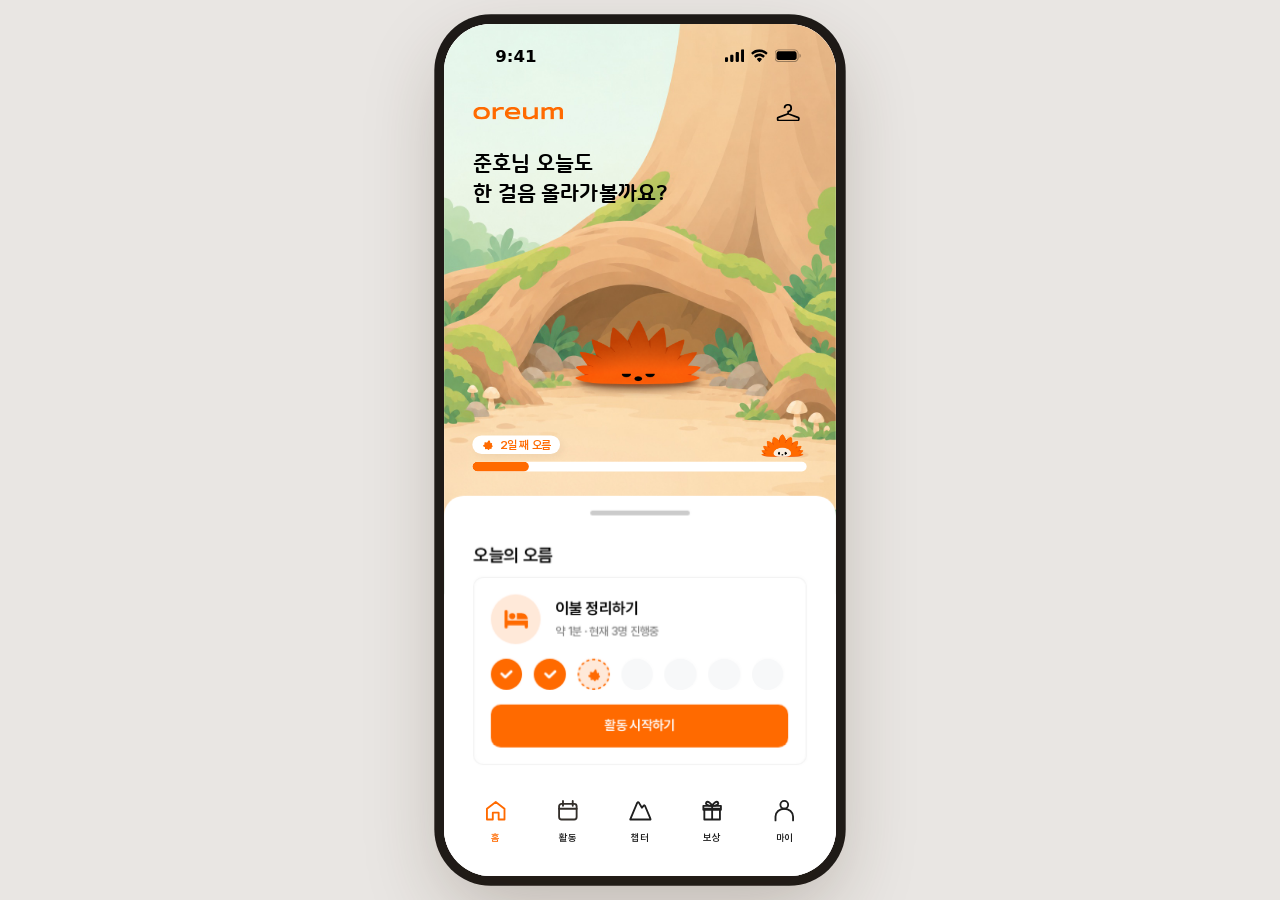
<file: index.html>
<!doctype html>
<html lang="ko">
<head>
<meta charset="utf-8">
<meta name="viewport" content="width=device-width, initial-scale=1, maximum-scale=1, user-scalable=no, viewport-fit=cover">
<title>oreum</title>
<meta name="description" content="오름 — 홈에서 미션 인증, 포인트 적립, 연속활동 갱신까지 이어지는 프로토타입">
<meta name="theme-color" content="#ffffff">
<!-- iOS 홈 화면 앱 -->
<meta name="apple-mobile-web-app-capable" content="yes">
<meta name="mobile-web-app-capable" content="yes">
<meta name="apple-mobile-web-app-status-bar-style" content="black-translucent">
<meta name="apple-mobile-web-app-title" content="oreum">
<meta name="format-detection" content="telephone=no">
<script>if (navigator.standalone === true || matchMedia('(display-mode: standalone)').matches) document.documentElement.classList.add('standalone');</script>
<link rel="apple-touch-icon" href="icons/icon-180.png">
<link rel="icon" type="image/png" sizes="192x192" href="icons/icon-192.png">
<link rel="manifest" href="manifest.webmanifest">
<link rel="preload" href="fonts/Pretendard-SemiBold.woff2" as="font" type="font/woff2" crossorigin>
<link rel="preload" href="fonts/Pretendard-Medium.woff2" as="font" type="font/woff2" crossorigin>
<link rel="stylesheet" href="css/app.css?v=6">
</head>
<body>
<div id="app" aria-live="polite">

  <!-- ───────── 0. 공통: 가짜 상태바 (데스크톱 미리보기에서만 보임) ───────── -->
  <template id="tpl-statusbar">
    <div class="statusbar">
      <span class="sb-time">9:41</span>
      <span class="sb-levels"><img class="sb-cell" alt=""><img class="sb-wifi" alt=""><img class="sb-batt" alt=""></span>
    </div>
  </template>

  <!-- ───────── 1. 홈 (홈_메인_집 1242:3831 / 바텀시트 1857:6361 / 온보딩 1242:4074~4215 / 보너스·부활 모달) ───────── -->
  <section class="screen light" id="home" data-sb="dark">
    <div class="home-bg" data-bg="tree"><img class="scene-bg" src="assets/home/bg.jpg" alt=""></div>

    <div class="home-nav">
      <button class="logo" id="logo" aria-label="oreum (길게 누르면 처음 상태로)"><img src="assets/brand/wordmark.svg" alt="oreum"></button>
      <button class="hanger" data-go="deco" data-anim="fade" aria-label="꾸미기"><img src="assets/home/hanger.svg" alt=""></button>
    </div>

    <div class="greeting">준호님 오늘도<br>한 걸음 올라가볼까요?</div>

    <div class="char-layer">
      <div class="char-shadow"><img src="assets/home/shadow.svg" alt=""></div>
      <img class="char" src="assets/home/char.png" alt="오르미">
      <div class="wear-slot"></div>
      <button class="home-bubble" id="homeBubble" aria-label="보너스 미션 보기"><img src="assets/chapter/bubble.svg" alt=""></button>
    </div>

    <button class="streak-chip" id="homeChip" data-go="activity">
      <span class="sym"><img src="assets/home/symbol.svg" alt=""></span>
      <span class="chip-txt"><b id="homeChipNum">2</b>일 째 오름</span>
    </button>
    <div class="home-bar"><div class="home-bar-fill" id="homeBarFill"></div></div>
    <div class="peek"><img src="assets/home/peek.png" alt=""></div>

    <div class="dim" id="sheetDim"></div>

    <div class="sheet" id="sheet">
      <div class="sheet-handle" id="sheetHandle"><span class="grabber"></span></div>
      <div class="sheet-body">
        <p class="sheet-title">오늘의 오름</p>
        <div class="mission-card">
          <div class="mc-head">
            <div class="mc-icon">
              <img class="mc-circle" src="assets/home/mission-circle.svg" alt="">
              <img class="mc-bed" src="assets/home/bed.svg" alt="">
            </div>
            <div class="mc-text">
              <p class="mc-title">이불 정리하기</p>
              <p class="mc-sub">약 1분 · 현재 3명 진행중</p>
            </div>
          </div>
          <div class="dots" id="dots">
            <img class="dot" style="left:0" src="assets/home/check1.svg" alt="">
            <img class="dot w33" style="left:44px" src="assets/home/check2.svg" alt="">
            <div class="dot w33 today" id="todayDot" style="left:89px">
              <img class="today-bg" src="assets/home/today-dot.png" alt="" width="33" height="32">
              <span class="today-sym"><img src="assets/home/symbol-round.svg" alt=""></span>
              <img class="today-check" src="assets/home/check2.svg" alt="">
            </div>
            <img class="dot" style="left:134px" src="assets/home/dot-empty32.svg" alt="">
            <img class="dot w33" style="left:178px" src="assets/home/dot-empty33.svg" alt="">
            <img class="dot w33" style="left:223px" src="assets/home/dot-empty33.svg" alt="">
            <img class="dot" style="left:268px" src="assets/home/dot-empty32.svg" alt="">
          </div>
          <button class="btn-primary mc-btn" id="startBtn">활동 시작하기</button>
        </div>

        <!-- 펼친 상태에서만 보이는 영역 -->
        <div class="sheet-more">
          <div class="info-card" data-go="chapter" data-anim="fade">
            <p class="ic-label">현재 챕터 · 1</p>
            <p class="ic-value">숨 고르기</p>
            <img class="ic-arrow" src="assets/sheet/arrow.svg" alt="">
          </div>
          <div class="info-card right" data-go="reward" data-anim="fade">
            <p class="ic-label">누적 리워드</p>
            <p class="ic-value"><span class="js-total">23,000</span> P</p>
            <img class="ic-arrow" src="assets/sheet/arrow.svg" alt="">
          </div>
          <div class="past-bar" data-go="activity" data-anim="fade">
            <span>다시 하고 싶은 활동이 있나요?</span>
            <span class="past-link">지난 활동 보기 ›</span>
          </div>
        </div>
      </div>
    </div>

    <nav class="tabs" data-active="home"></nav>

    <!-- 첫 진입 온보딩 (홈_메인_온보딩 1/3~3/3) -->
    <div class="onb" id="onb" hidden>
      <svg class="onb-dim" viewBox="0 0 402 874" preserveAspectRatio="none"><path id="onbPath" fill="rgba(0,0,0,0.75)" fill-rule="evenodd"/></svg>
      <button class="onb-skip" id="onbSkip">건너뛰기</button>
      <button class="onb-card" id="onbCard">
        <span class="onb-step" id="onbStep">1/3</span>
        <span class="onb-title" id="onbTitle">여기서 오늘의 단계를 볼 수 있어요!</span>
        <span class="onb-desc" id="onbDesc">연속으로 며칠째인지, 다음 단계까지 얼마나 남았는지 알 수 있어요</span>
      </button>
    </div>

    <!-- 보너스 미션 (1242:3898) -->
    <div class="modal" id="bonusModal" hidden>
      <div class="modal-dim"></div>
      <div class="modal-mid">
        <div class="mpanel bonus">
          <p class="mp-head">보너스 미션</p>
          <button class="mp-x" data-close aria-label="닫기"><img src="assets/bonus/x.svg" alt=""></button>
          <p class="mp-title">편의점에서 라면 먹기</p>
          <p class="mp-desc">가까운 편의점에서<br>라면 한끼를 즐겨보세요</p>
          <img class="mp-img ramen" src="assets/bonus/ramen.png" alt="">
          <div class="mp-info">
            <div class="mp-row"><span>미션 지원금</span><b>1,400원</b></div>
            <div class="mp-row"><span>완료 보상</span><b>+200P</b></div>
          </div>
          <p class="mp-note">미션비는 Oreum에서 제공해요 · 오늘 3명 완료</p>
          <button class="mp-btn" id="bonusStart">미션 시작하기</button>
          <button class="mp-btn ghost" data-close>지금은 쉬어갈게요</button>
        </div>
      </div>
    </div>

    <!-- 부활 미션 (1242:3987) -->
    <div class="modal" id="revModal" hidden>
      <div class="modal-dim"></div>
      <div class="modal-mid">
        <div class="mpanel rev">
          <p class="mp-head">부활 미션</p>
          <button class="mp-x" data-close aria-label="닫기"><img src="assets/bonus/x.svg" alt=""></button>
          <p class="mp-title">버스정류장 다녀오기</p>
          <p class="mp-desc">버스정류장에 도착해<br>인증 사진을 찍어주세요</p>
          <img class="mp-img bus" src="assets/revival/bus.png" alt="">
          <div class="mp-info">
            <div class="mp-row"><span>남은 시간</span><b id="revTimer">23:59:30</b></div>
            <div class="mp-row"><span>연속 활동</span><b>10일 → 11일</b></div>
          </div>
          <p class="mp-note">부활 미션을 완료하면 연속 활동이 이어져요</p>
          <button class="mp-btn" id="revStart">부활 미션하기</button>
        </div>
      </div>
    </div>
  </section>

  <!-- ───────── 2. 미션 인증 카메라 (미션인증 1242:5837 / 보너스 1242:5121 / 부활 1242:5147) ───────── -->
  <section class="screen dark" id="camera" data-sb="light">
    <div class="cam-header">
      <p class="cam-title">미션 인증</p>
      <button class="icon-btn cam-close" id="camClose" aria-label="닫기"><img src="assets/camera/x.svg" alt=""></button>
    </div>

    <div class="cam-mission">
      <div class="cm-mascot"><img src="assets/camera/mascot.png" alt=""></div>
      <img class="cm-icon" id="camIcon" alt="">
      <p class="cm-title" id="camTitle">이불 정리하기</p>
      <p class="cm-sub" id="camSub">이불을 갠 모습이 화면에 보이게 찍어주세요</p>
    </div>

    <div class="viewfinder" id="viewfinder">
      <video id="camVideo" autoplay playsinline muted></video>
      <img id="camFallback" class="cam-fallback" src="assets/camera/sample.jpg" alt="예시 사진">
      <img id="camShot" class="cam-shot" alt="촬영한 사진">
      <div class="flash" id="camFlash"></div>
      <img class="corner tl" src="assets/camera/corner-l.svg" alt="">
      <img class="corner tr" src="assets/camera/corner-l.svg" alt="">
      <img class="corner bl" src="assets/camera/corner-l.svg" alt="">
      <img class="corner br" src="assets/camera/corner-l.svg" alt="">
      <span class="cam-pill">카메라 미리보기</span>
      <div class="cam-msg" id="camMsg">
        <p id="camMsgText">카메라를 켜는 중이에요…</p>
        <button id="camRetry" class="cam-retry">다시 시도</button>
      </div>
    </div>
    <p class="cam-hint">앱 카메라로 찍은 사진만 인증돼요 · 사진은 인증 후 삭제</p>

    <button class="shutter" id="shutter" aria-label="촬영"><img src="assets/camera/shutter.svg" alt=""></button>
    <button class="flip" id="flip" aria-label="카메라 전환">
      <img class="flip-bg" src="assets/camera/flip-bg.svg" alt="">
      <img class="flip-ic" src="assets/camera/flip.svg" alt="">
    </button>
  </section>

  <!-- ───────── 2-1. 산책 미션 (미션인증 1242:5863) ───────── -->
  <section class="screen dark" id="walk" data-sb="light">
    <div class="cam-header">
      <p class="cam-title">미션 인증</p>
      <button class="icon-btn cam-close" data-back aria-label="닫기"><img src="assets/camera/x.svg" alt=""></button>
    </div>
    <div class="cam-mission">
      <div class="wk-mascot"><img src="assets/walk/mascot.png" alt=""></div>
      <p class="cm-title">집 근처 10분 산책하기</p>
      <p class="cm-sub">움직이면 시간이 흘러요</p>
    </div>
    <span class="wk-timer" id="wkTimer">01:13</span>
    <div class="wk-map">
      <div class="wk-park"></div>
      <img class="wk-lake" src="assets/walk/lake.svg" alt="">
      <div class="wk-road r1"><i></i></div>
      <div class="wk-road r2"><i></i></div>
      <div class="wk-road r3"></div>
      <div class="wk-road r4"><i></i></div>
      <img class="wk-zone" src="assets/walk/zone.png" alt="">
      <img class="wk-dot" style="left:75px;top:334.17px" src="assets/walk/dot.svg" alt="">
      <img class="wk-dot" style="left:90.62px;top:301.73px" src="assets/walk/dot.svg" alt="">
      <img class="wk-dot" style="left:106.25px;top:269.3px" src="assets/walk/dot.svg" alt="">
      <img class="wk-dot" style="left:121.87px;top:236.87px" src="assets/walk/dot.svg" alt="">
      <img class="wk-dot" style="left:137.49px;top:204.43px" src="assets/walk/dot.svg" alt="">
      <img class="wk-dot" style="left:153.12px;top:172px" src="assets/walk/dot.svg" alt="">
      <img class="wk-start" src="assets/walk/start.svg" alt="">
      <img class="wk-startdot" src="assets/walk/startdot.svg" alt="">
      <span class="wk-label">시작 지점</span>
      <div class="wk-me" id="wkMe">
        <img class="wk-ring" src="assets/walk/mering.svg" alt="">
        <div class="wk-face"><img src="assets/walk/me.png" alt=""></div>
      </div>
    </div>
    <p class="wk-note">위치 정보는 인증에만 쓰이고 저장되지 않아요</p>
    <button class="wk-bar" id="wkDone">시간을 전부 채우면 인증이 완료돼요.</button>
  </section>

  <!-- ───────── 3. 인증 확인 중 (미션인증_로딩 1242:5946) ───────── -->
  <section class="screen light" id="loading" data-sb="dark">
    <div class="mid">
      <div class="ld-mascot">
        <img class="ld-char" src="assets/loading/mascot.png" alt="">
        <img class="ld-eye" src="assets/loading/eye.svg" alt="">
      </div>
      <div class="ld-ring"><img src="assets/loading/ring.svg" alt=""></div>
      <p class="ld-text">인증을 확인하고 있어요...</p>
    </div>
    <button class="btn-primary btn-bottom" id="cancelVerify">인증 취소하기</button>
  </section>

  <!-- ───────── 4. 인증 완료 (1242:5907 / 보너스 1242:5173 / 부활 1242:5268) ───────── -->
  <section class="screen light" id="done" data-sb="dark">
    <button class="icon-btn top-close" data-home aria-label="닫기"><img src="assets/done/x.svg" alt=""></button>
    <div class="mid">
      <div class="dn-mascot"><img src="assets/done/mascot.png" alt=""></div>
      <p class="dn-title">인증 완료!</p>
      <p class="dn-sub">차근차근 나만의 속도로 오르고 있어요</p>
      <div class="reward-box">
        <div class="rw-row r1"><span class="rw-label">미션 지원금</span><span class="rw-val" data-count="1400" data-fmt="won">0원</span></div>
        <img class="rw-line l1" src="assets/done/line.svg" alt="">
        <div class="rw-row r2"><span class="rw-label">미션 리워드</span><span class="rw-val" data-count="1000" data-fmt="plus">+0P</span></div>
        <img class="rw-line l2" src="assets/done/line.svg" alt="">
        <div class="rw-row r3"><span class="rw-label">연속 보너스</span><span class="rw-val orange" data-count="200" data-fmt="plus">+0P</span></div>
      </div>
    </div>
    <button class="btn-primary btn-upper" id="doneNext">계속 하기</button>
    <button class="btn-ghost dark btn-bottom done-home" data-home>홈으로 돌아가기</button>
  </section>

  <!-- ───────── 4-1. 인증 실패 (미션인증_인증실패 1242:5934) ───────── -->
  <section class="screen light" id="fail" data-sb="dark">
    <button class="icon-btn top-close" data-home aria-label="닫기"><img src="assets/done/x.svg" alt=""></button>
    <div class="mid">
      <div class="fl-mascot"><img src="assets/fail/mascot.png" alt=""></div>
      <p class="fl-title">앗, 인증에 실패했어요</p>
      <p class="fl-sub">미션 대상이 잘 보이도록 사진을 다시 찍어볼까요?</p>
    </div>
    <button class="btn-primary btn-upper" id="failRetry">다시 인증하기</button>
    <button class="btn-ghost btn-bottom" data-home>홈으로 돌아가기</button>
  </section>

  <!-- ───────── 5. 연속활동 갱신 (미션인증_연속활동 1242:5242) ───────── -->
  <section class="screen light" id="streak" data-sb="dark">
    <button class="icon-btn top-close" data-home aria-label="닫기"><img src="assets/done/x.svg" alt=""></button>
    <div class="mid">
      <div class="st-mascot"><img src="assets/streak/mascot-crop.png" alt=""></div>
      <p class="st-title"><span id="stTitleNum">3</span>일째, 잘하고 있어요</p>
      <p class="st-sub">다음 단계까지 계속해요!</p>
      <div class="st-stats">
        <div class="st-row small"><span>현재 연속 활동</span><span>다음 단계까지</span></div>
        <div class="st-row big"><span class="st-days"><b id="stDays">2</b>일</span><span class="st-left"><b id="stLeft">5</b>일 남음</span></div>
        <div class="st-bar"><div class="st-bar-fill" id="stBarFill"></div></div>
      </div>
    </div>
    <p class="st-hint">이어진 미션을 통해 추가보상을 받아보세요</p>
    <button class="btn-primary btn-upper" id="toBonus">보너스 퀘스트 하기</button>
    <button class="btn-ghost dark btn-bottom" data-home>홈으로 돌아가기</button>
  </section>

  <!-- ───────── 5-1. 부활 온보딩 (1242:5202) ───────── -->
  <section class="screen light" id="revonb" data-sb="dark">
    <button class="icon-btn top-close" data-home aria-label="닫기"><img src="assets/done/x.svg" alt=""></button>
    <div class="mid">
      <img class="ro-mascot" src="assets/revival/mascot.png" alt="">
      <p class="ro-title">준호님, 기다리고 있었어요!</p>
      <p class="ro-sub">부활 미션을 완료하면<br>기록을 이어갈 수 있어요</p>
      <div class="ro-week">
        <img class="ro-c" style="left:105px" src="assets/revival/e243.png" alt="">
        <img class="ro-c" style="left:151px" src="assets/revival/e244.png" alt="">
        <img class="ro-c" style="left:197px" src="assets/revival/empty.svg" alt="">
        <img class="ro-c" style="left:243px" src="assets/revival/empty.svg" alt="">
        <img class="ro-c" style="left:288.5px" src="assets/revival/empty.svg" alt="">
        <img class="ro-g196" src="assets/revival/g196.svg" alt="">
        <img class="ro-g195" src="assets/revival/g195.svg" alt="">
        <img class="ro-x" src="assets/revival/xgray.svg" alt="">
        <span class="ro-d" style="left:27px">월</span><span class="ro-d" style="left:73px">화</span><span class="ro-d gray" style="left:119px">수</span><span class="ro-d orange" style="left:165px">목</span><span class="ro-d gray" style="left:211px">금</span><span class="ro-d gray" style="left:257px">토</span><span class="ro-d gray" style="left:303px">일</span>
      </div>
    </div>
    <button class="btn-primary btn-upper" id="revOpen">부활 미션하기</button>
    <button class="btn-ghost dark btn-bottom" data-home>홈으로 돌아가기</button>
  </section>

  <!-- ───────── 6. 활동 탭 · 연속 활동 캘린더 (연속활동 1242:6733) ───────── -->
  <section class="screen light" id="activity" data-sb="dark">
    <p class="act-title">연속 활동</p>
    <div class="act-scroll">
      <div class="act-hero">
        <img class="ah-img" src="assets/activity/hedgehog.png" alt="">
        <span class="ah-chip">연속 오름</span>
        <p class="ah-num"><span id="actDays">2</span>일</p>
        <p class="ah-sub">오늘도 작은 실천을 쌓았어요</p>
      </div>
      <div class="cal-head">
        <p id="calMonth">2026년 11월</p>
        <div class="cal-nav">
          <button class="icon-btn" id="calPrev" aria-label="이전 달"><img src="assets/activity/chev-l.svg" alt=""></button>
          <button class="icon-btn flipx" id="calNext" aria-label="다음 달"><img src="assets/activity/chev-r.svg" alt=""></button>
        </div>
      </div>
      <div class="cal" id="cal"></div>
      <div class="cal-legend">
        <span class="lg-pill"></span><span class="lg-txt">활동 완료</span>
        <img class="lg-dot" src="assets/activity/legend-today.svg" alt=""><span class="lg-txt">오늘</span>
      </div>
      <p class="act-day" id="actDayLabel">11월 15일 · 오늘</p>
      <button class="act-card" id="actCard">
        <span class="ac-ch">챕터 1</span>
        <span class="ac-title">이불 정리하기</span>
        <span class="ac-sub" id="actCardSub">아직 인증 전이에요</span>
        <img class="ac-photo" src="assets/activity/photo.svg" alt="">
        <img class="ac-chev" src="assets/activity/chev-sm.svg" alt="">
      </button>
    </div>
    <nav class="tabs" data-active="activity"></nav>
  </section>

  <!-- ───────── 7. 챕터 지도 (챕터 1242:6311 / 1348:1030, 배경 팝업 1242:5438) ───────── -->
  <section class="screen light" id="chapter" data-sb="dark">
    <div class="map" id="map">
      <div class="map-inner">
        <img class="m-bg-top" src="assets/chapter/bg-top.png" alt="">
        <div class="m-bg"><img src="assets/chapter/bg.jpg" alt=""></div>
        <img class="m-abs" style="left:22.99px;top:30.49px;width:335.31px;height:1227.58px" src="assets/chapter/union.svg" alt="">
        <div class="m-path-a"><div><img src="assets/chapter/path-a.svg" alt=""></div></div>
        <div class="m-path-b"><img src="assets/chapter/path-b.svg" alt=""></div>
        <div class="m-node" style="left:49px;top:172.06px"><img src="assets/chapter/node-gray.svg" alt=""></div>
        <div class="m-node" style="left:90px;top:340.06px"><img src="assets/chapter/node-gray.svg" alt=""></div>
        <div class="m-node" style="left:220px;top:488.06px"><img src="assets/chapter/node-gray.svg" alt=""></div>
        <div class="m-node w70" id="nodeDone" style="left:240px;top:1160.06px"><img src="assets/chapter/node-done.svg" alt=""></div>
        <div class="m-node w70" id="nodeToday" style="left:107px;top:1036.06px"><img src="assets/chapter/node-today.svg" alt=""></div>
        <div class="m-tag"><span>오늘의 오름</span><i><img src="assets/chapter/tip.svg" alt=""></i></div>
        <div class="m-yaho" id="mapYaho"><img src="assets/chapter/yaho.svg" alt=""></div>
        <div class="m-node" style="left:220px;top:709px"><img src="assets/chapter/node-gray.svg" alt=""></div>
        <button class="m-node m-next" id="nodeNext" style="left:100px;top:835.06px" aria-label="다음 미션 미리 해보기"><img src="assets/chapter/node-gray.svg" alt=""></button>
        <div class="m-fade"></div>
        <span class="m-lock">챕터 1을 먼저 클리어하세요!</span>
        <img class="m-abs" style="left:371px;top:560px;width:37px;height:27px" src="assets/chapter/grass.png" alt="">
        <img class="m-abs" style="left:69px;top:1207px;width:37px;height:27px" src="assets/chapter/grass.png" alt="">
        <img class="m-abs fx" style="left:-10px;top:333px;width:39px;height:29px" src="assets/chapter/grass.png" alt="">
        <img class="m-abs fx" style="left:305.5px;top:219px;width:39px;height:29px" src="assets/chapter/grass.png" alt="">
        <img class="m-abs fx" style="left:146px;top:592px;width:37px;height:27px" src="assets/chapter/grass.png" alt="">
        <img class="m-abs" style="left:296px;top:241px;width:19px;height:18px" src="assets/chapter/grass-s.png" alt="">
        <img class="m-abs fx" style="left:54px;top:1200px;width:15px;height:14px" src="assets/chapter/grass-s.png" alt="">
        <div class="m-shadow"><img src="assets/chapter/shadow.svg" alt=""></div>
        <button class="m-carousel" id="carousel" aria-label="놀이공원">
          <img class="m-bubble" src="assets/chapter/bubble.svg" alt="">
          <img class="m-car" src="assets/chapter/carousel.png" alt="">
        </button>
        <img class="m-abs fx" style="left:34px;top:592px;width:37px;height:27px" src="assets/chapter/grass.png" alt="">
        <img class="m-abs" style="left:265px;top:842px;width:134px;height:227px" src="assets/chapter/tree-a.png" alt="">
        <img class="m-abs fx" style="left:324px;top:863px;width:134px;height:227px" src="assets/chapter/tree-b.png" alt="">
        <img class="m-abs" style="left:-44px;top:649px;width:125px;height:212px" src="assets/chapter/tree-b.png" alt="">
        <img class="m-abs" style="left:341px;top:1061px;width:71px;height:55px" src="assets/chapter/rock.png" alt="">
        <img class="m-abs" style="left:-34px;top:824px;width:71px;height:55px" src="assets/chapter/rock.png" alt="">
        <div class="m-treec"><img src="assets/chapter/tree-c.png" alt=""></div>
        <img class="m-abs" style="left:379px;top:367px;width:37px;height:27px" src="assets/chapter/grass.png" alt="">
        <img class="m-abs" style="left:331px;top:345px;width:97px;height:75px" src="assets/chapter/rock.png" alt="">
        <img class="m-abs" style="left:297px;top:1037px;width:37px;height:27px" src="assets/chapter/grass.png" alt="">
        <img class="m-abs fx" style="left:334px;top:1050px;width:15px;height:14px" src="assets/chapter/grass-s.png" alt="">
        <img class="m-abs fx" style="left:28px;top:845px;width:15px;height:14px" src="assets/chapter/grass-s.png" alt="">
      </div>
    </div>
    <div class="ch-head"></div>
    <img class="ch-logo" src="assets/brand/wordmark.svg" alt="oreum">
    <div class="ch-card">
      <div class="ch-mascot"><img src="assets/chapter/ch-mascot.png" alt=""></div>
      <span class="ch-chip">챕터 1</span>
      <p class="ch-title">숨 고르기</p>
      <p class="ch-sub">집 안에서 생활리듬 되찾기</p>
      <p class="ch-count" id="chCount">1/7</p>
      <div class="ch-bar"><i id="chBar"></i></div>
    </div>
    <div class="ch-today">
      <img class="ct-icon" src="assets/chapter/bed-icon.svg" alt="">
      <p class="ct-label">오늘의 오름</p>
      <p class="ct-title">이불 정리하기</p>
      <button class="ct-btn" id="chMission">미션하기</button>
    </div>
    <nav class="tabs" data-active="chapter"></nav>

    <!-- 배경 획득 팝업 (배경 팝업_놀이공원 1242:5438) -->
    <div class="modal" id="bgPop" hidden>
      <div class="modal-dim"></div>
      <div class="modal-mid">
        <div class="mpanel bgp">
          <p class="mp-head">배경 획득</p>
          <button class="mp-x" data-close aria-label="닫기"><img src="assets/bonus/x.svg" alt=""></button>
          <p class="mp-title">놀이공원 배경을 얻었어요!</p>
          <p class="mp-desc one">홈 화면에 적용해 즐거운 하루를 보내봐요</p>
          <div class="bgp-thumb"><img src="assets/park/bg.jpg" alt=""></div>
          <button class="mp-btn" id="bgApply">적용하기</button>
        </div>
      </div>
    </div>
  </section>

  <!-- ───────── 7-1. 배경 해금 (배경 해금(놀이공원) 1242:5819) ───────── -->
  <section class="screen light" id="unlock" data-sb="dark">
    <button class="icon-btn top-close" data-back aria-label="닫기"><img src="assets/done/x.svg" alt=""></button>
    <div class="mid">
      <img class="ul-img" src="assets/unlock/gate.png" alt="">
      <p class="ul-title">놀이공원에 도착했어요!</p>
      <p class="ul-sub">놀이기구를 타며 즐거운 하루를 보내볼까요?</p>
    </div>
    <button class="btn-primary ul-btn" id="unlockGet">배경 얻기</button>
  </section>

  <!-- ───────── 8. 꾸미기 (홈_꾸미기 1242:6572 / 6620 / 6677) ───────── -->
  <section class="screen light" id="deco" data-sb="dark">
    <div class="home-bg" data-bg="tree"><img class="scene-bg" src="assets/home/bg.jpg" alt=""></div>
    <div class="home-nav">
      <img class="deco-logo" src="assets/brand/wordmark.svg" alt="oreum">
      <button class="hanger" id="decoHanger" aria-label="꾸미기"><img src="assets/home/hanger.svg" alt=""></button>
    </div>
    <div class="greeting">오르미를 자유롭게<br>꾸며보세요!</div>
    <div class="char-layer">
      <div class="char-shadow"><img src="assets/home/shadow.svg" alt=""></div>
      <img class="char" src="assets/home/char.png" alt="오르미">
      <div class="wear-slot"></div>
    </div>
    <div class="dsheet" id="dsheet">
      <div class="dsheet-handle" id="dsheetHandle"><span class="grabber"></span></div>
      <p class="ds-title">꾸미기</p>
      <button class="icon-btn ds-x" id="decoClose" aria-label="닫기"><img src="assets/deco/x.svg" alt=""></button>
      <div class="ds-tabs">
        <button class="ds-tab on" data-dtab="bg">배경</button>
        <button class="ds-tab" data-dtab="wear">악세사리</button>
        <button class="ds-tab" data-dtab="prop">소품</button>
      </div>
      <div class="ds-grid" id="dsGrid"></div>
      <button class="btn-primary ds-save" id="decoSave">저장하기</button>
    </div>
  </section>

  <!-- ───────── 9. 보상 (리워드_환급모드 O 1242:5957) ───────── -->
  <section class="screen light" id="reward" data-sb="dark">
    <p class="pg-title">보상</p>
    <div class="rd-scroll">
      <p class="rd-label">누적 리워드</p>
      <p class="rd-total"><span class="js-total">23,000</span><em>P</em></p>
      <button class="rd-hist" data-go="rhist">내역 보기<img src="assets/reward/chev-w.svg" alt=""></button>
      <div class="rd-coin"><img src="assets/reward/m-coin.png" alt=""></div>

      <p class="rd-h" style="top:305px">연속 오름 보너스</p>
      <span class="rd-step">2단계</span>
      <p class="rd-p" style="top:327px">연속 오름일을 늘려 단계를 올리고 리워드를 더 받아요</p>
      <div class="rd-bar"><i></i></div>
      <p class="rd-p small" style="top:377px">다음 단계까지 <b>3일</b></p>
      <i class="rd-line" style="top:424px"></i>

      <p class="rd-h" style="top:455px">위젯 설치 보너스</p>
      <button class="rd-toggle" id="widgetToggle" aria-label="위젯 설치 보너스" aria-pressed="false"><i></i></button>
      <p class="rd-p" style="top:487px">리워드 <b>15%</b> 추가<br>위젯을 설치하고 추가 혜택을 받아요</p>
      <div class="rd-widget"><img src="assets/reward/m-widget.png" alt=""></div>
      <i class="rd-line" style="top:593px"></i>

      <button class="rd-refund" data-go="refund">
        <span class="rd-h" style="top:0">환급 모드</span>
        <span class="rd-amount"><span id="refundAmt">30,000</span>원</span>
        <span class="rd-p" style="top:74px">모든 커리큘럼을 끝내고 더 많은 금액을 돌려받아요</span>
        <span class="rd-mref"><img src="assets/reward/m-refund.png" alt=""></span>
      </button>
    </div>
    <nav class="tabs" data-active="reward"></nav>
  </section>

  <!-- ───────── 9-1. 보상 내역 (챕터별 1242:6033 / 날짜별 1242:6090) ───────── -->
  <section class="screen light" id="rhist" data-sb="dark">
    <button class="icon-btn pg-back" data-back aria-label="뒤로"><img src="assets/reward/back.svg" alt=""></button>
    <p class="pg-title">보상 내역</p>
    <p class="rd-label">누적 리워드</p>
    <p class="rd-total"><span class="js-total">23,000</span><em>P</em></p>
    <div class="rh-tabs">
      <button class="rh-tab on" data-htab="chapter">챕터별</button>
      <button class="rh-tab" data-htab="date">날짜별</button>
    </div>
    <div class="rh-nav">
      <button id="rhPrev" aria-label="이전"><img src="assets/reward/arr-l.svg" alt=""></button>
      <p id="rhLabel">챕터 1</p>
      <button id="rhNext" class="flipx" aria-label="다음"><img src="assets/reward/arr-r.svg" alt=""></button>
    </div>
    <div class="rh-list" id="rhList"></div>
    <nav class="tabs" data-active="reward"></nav>
  </section>

  <!-- ───────── 9-2. 환급 모드 (환급모드 1242:5050) ───────── -->
  <section class="screen light" id="refund" data-sb="dark">
    <button class="icon-btn pg-back" data-back aria-label="뒤로"><img src="assets/reward/back.svg" alt=""></button>
    <p class="pg-title">환급 모드</p>
    <div class="mid rf-mid">
      <div class="rf-hero">
        <p class="rf-h">끝까지 해내면<br>걸어둔 금액이 2배가 돼요</p>
        <p class="rf-s">미션을 모두 마치면 예치한 금액의 2배를 받아요</p>
      </div>
      <p class="rf-label">걸어둘 금액</p>
      <p class="rf-max">최대 50,000원</p>
      <div class="rf-input"><span id="rfValue">30,000</span><em>원</em></div>
      <button class="rf-chip" style="left:29px;width:77.324px" data-add="1000">+1,000원</button>
      <button class="rf-chip" style="left:116.24px;width:77.324px" data-add="5000">+5,000원</button>
      <button class="rf-chip" style="left:203.47px;width:89.22px" data-add="10000">+10,000원</button>
      <button class="rf-chip max" style="left:302.61px;width:69.393px" data-add="max">최대</button>
      <div class="rf-sum">
        <p class="rf-row" style="top:16.92px"><span>걸어둔 금액</span><b id="rfBet">30,000원</b></p>
        <img class="rf-line" style="top:52px;left:23px" src="assets/my/line.svg" alt="">
        <p class="rf-row" style="top:67.36px"><span>완주하면</span><b class="orange" id="rfWin">60,000원 (2배)</b></p>
        <img class="rf-line" style="top:101.5px;left:24px" src="assets/my/line.svg" alt="">
        <p class="rf-row" style="top:116.89px"><span>도중에 그만두면</span><b>받을 수 없어요</b></p>
      </div>
      <p class="rf-note">도중에 그만두면 예치한 금액은 돌려받을 수 없어요.<br>환급모드는 회원가입 때만 선택할 수 있어요.</p>
    </div>
    <button class="btn-primary rf-yes" id="refundYes">해볼게요</button>
    <button class="btn-ghost dark rf-no" data-back>안할래요</button>
  </section>

  <!-- ───────── 10. 마이 페이지 (1242:6209) ───────── -->
  <section class="screen light" id="my" data-sb="dark">
    <p class="pg-title">마이 페이지</p>
    <div class="my-scroll">
      <button class="my-profile" data-go="profile">
        <span class="mp-avatar"><img src="assets/my/avatar.png" alt=""></span>
        <span class="mp-cap">프로필</span>
        <span class="mp-name">준호 <em>님</em></span>
        <img class="mp-chev" src="assets/my/chev.svg" alt="">
      </button>
      <p class="my-sec" style="top:149px">설정</p>
      <div class="my-box" style="top:181px;height:246px">
        <button class="my-row" style="top:0" data-toast="주소 설정은 준비 중이에요"><img class="my-ic" style="left:23.97px;top:28.97px;width:34.07px;height:28.73px" src="assets/my/address.svg" alt=""><b>주소 설정</b><small>활동에 사용할 주소를 관리하세요</small></button>
        <i class="my-line" style="top:83px"></i>
        <button class="my-row" style="top:79px" data-toast="계좌 설정은 준비 중이에요"><img class="my-ic" style="left:24px;top:33px;width:35px;height:21.43px" src="assets/my/account.svg" alt=""><b>계좌 설정</b><small>리워드를 받을 계좌를 등록해요</small></button>
        <i class="my-line" style="top:162px"></i>
        <button class="my-row" style="top:158px" data-toast="알림 설정은 준비 중이에요"><img class="my-ic" style="left:26px;top:28px;width:30px;height:30px" src="assets/my/bell.svg" alt=""><b>알림 설정</b><small>미션과 리워드 알림을 관리해요</small></button>
      </div>
      <p class="my-sec" style="top:457px">서비스</p>
      <div class="my-box" style="top:489px;height:219px">
        <button class="my-row one" style="top:0" data-toast="공지사항은 준비 중이에요"><img class="my-ic" style="left:25px;top:26px;width:30px;height:20px" src="assets/my/notice.svg" alt=""><b>공지사항</b></button>
        <i class="my-line" style="top:68px;left:22px"></i>
        <button class="my-row one" style="top:70px" data-toast="문의하기는 준비 중이에요">
          <span class="my-hp"><i style="left:3.75px;top:18.33px;width:5.18px;height:7.43px"></i><i style="left:21.25px;top:18.86px;width:5.18px;height:7.26px"></i><img src="assets/my/headphones.svg" alt=""><img class="hp-mic" src="assets/my/hp-mic.svg" alt=""><i style="left:10.89px;top:29.78px;width:7.14px;height:5.22px;border-radius:1px"></i></span><b>문의하기</b></button>
        <i class="my-line" style="top:143px;left:22px"></i>
        <button class="my-row one" style="top:144px" data-toast="약관은 준비 중이에요"><img class="my-ic" style="left:25px;top:20px;width:30px;height:30px" src="assets/my/shield.svg" alt=""><b>약관 및 개인정보 처리방침</b></button>
      </div>
    </div>
    <nav class="tabs" data-active="my"></nav>
  </section>

  <!-- ───────── 10-1. 프로필 (1242:6147) ───────── -->
  <section class="screen light" id="profile" data-sb="dark">
    <button class="icon-btn pg-back pf-back" data-back aria-label="뒤로"><img src="assets/my/back30.svg" alt=""></button>
    <p class="pg-title">프로필</p>
    <div class="pf-avatar"><img src="assets/my/avatar.png" alt=""></div>
    <div class="pf-field" style="top:294px"><b>닉네임</b><span>닉네임 입력하기</span></div>
    <div class="pf-field" style="top:367px"><b>아이디</b><span>abcdefg</span></div>
    <div class="pf-field" style="top:440px"><b>이메일</b><span>12345@naver.com</span></div>
    <div class="pf-field" style="top:513px"><b>비밀번호</b><span>********</span></div>
    <div class="pf-social">
      <b>로그인 연결하기</b>
      <img style="left:48px" src="assets/my/apple.svg" alt="Apple">
      <img style="left:122.5px" src="assets/my/kakao.svg" alt="카카오">
      <img style="left:196px" src="assets/my/google.svg" alt="Google">
      <img style="left:270px" src="assets/my/naver.svg" alt="네이버">
    </div>
    <button class="pf-out" data-toast="프로토타입에서는 로그아웃할 수 없어요">로그아웃 · 회원 탈퇴</button>
    <nav class="tabs" data-active="my"></nav>
  </section>

  <!-- 촬영 사진 보기 -->
  <div class="photo-view" id="photoView"><img id="photoViewImg" alt="인증 사진"><p>탭하면 닫혀요</p></div>

  <div class="toast" id="toast"></div>
</div>

<!-- 사파리에서 처음 열었을 때: 홈 화면에 추가 안내 -->
<div class="a2hs" id="a2hs" hidden>
  <div class="a2hs-card">
    <p class="a2hs-title">홈 화면에 추가해서 앱처럼 실행하세요</p>
    <p class="a2hs-body">하단의 <b>공유</b> 버튼 <svg viewBox="0 0 24 24" width="16" height="16" aria-hidden="true"><path d="M12 3v12M8 7l4-4 4 4M5 11v9h14v-9" fill="none" stroke="currentColor" stroke-width="2" stroke-linecap="round" stroke-linejoin="round"/></svg> → <b>홈 화면에 추가</b>를 누르면 주소창 없이 전체 화면으로 열려요.</p>
    <button id="a2hsClose">브라우저에서 그냥 볼게요</button>
  </div>
</div>

<script src="js/app.js?v=6"></script>
</body>
</html>
</file>
<file: css/app.css>
/* oreum 미션 인증 프로토타입
   - 모든 좌표는 Figma 프레임(402 × 874) 기준 px. #app 전체를 기기 폭에 맞춰 scale 한다.
   - --H : 현재 기기에서의 화면 높이(디자인 px, 단위 없는 숫자). JS가 넣어 준다. */

@font-face { font-family: "Pretendard"; font-weight: 400; font-display: swap; src: url("../fonts/Pretendard-Regular.woff2") format("woff2"); }
@font-face { font-family: "Pretendard"; font-weight: 500; font-display: swap; src: url("../fonts/Pretendard-Medium.woff2") format("woff2"); }
@font-face { font-family: "Pretendard"; font-weight: 600; font-display: swap; src: url("../fonts/Pretendard-SemiBold.woff2") format("woff2"); }
@font-face { font-family: "NanumSquareRound"; font-weight: 800; font-display: swap; src: url("../fonts/NanumSquareRoundEB.woff2") format("woff2"); }
@font-face { font-family: "Syncopate"; font-weight: 700; font-display: swap; src: url("../fonts/Syncopate-Bold.ttf") format("truetype"); }

:root {
  --orange: #ff6a00;
  --ink: #1f1f1f;
  --H: 874;
}

* { box-sizing: border-box; margin: 0; padding: 0; }
html, body { height: 100%; }
body {
  position: fixed; inset: 0; overflow: hidden;
  background: #ffffff;
  font-family: "Pretendard", -apple-system, BlinkMacSystemFont, "Apple SD Gothic Neo", sans-serif;
  color: #000;
  -webkit-font-smoothing: antialiased;
  -webkit-text-size-adjust: 100%;
  -webkit-user-select: none; user-select: none;
  -webkit-touch-callout: none;
  -webkit-tap-highlight-color: transparent;
  touch-action: manipulation;
  overscroll-behavior: none;
}
body.bg-dark { background: #1c1612; }
/* iOS 홈 화면 앱(black-translucent): 문서를 상태바 높이만큼 늘려 하단 흰 띠 제거 */
html.standalone { min-height: calc(100% + env(safe-area-inset-top)); background: #fff; overscroll-behavior: none; }
html.standalone body { position: absolute; inset: auto; top: 0; left: 0; width: 100%; height: calc(var(--doc-h, 874) * 1px); }

body.frame { background: #e9e6e3; }

button { font: inherit; color: inherit; background: none; border: 0; cursor: pointer; text-align: inherit; }
img { display: block; -webkit-user-drag: none; }

#app {
  position: absolute; left: 0; top: 0;
  width: 402px; height: calc(var(--H) * 1px);
  transform-origin: 0 0;
  overflow: hidden;
  background: #fff;
}
body.frame #app { border-radius: 48px; box-shadow: 0 30px 80px rgba(60, 40, 20, .25), 0 0 0 10px #1d1a18; }

/* ───────── 공통 ───────── */
.screen { position: absolute; inset: 0; display: none; overflow: hidden; background: #fff; }
.screen.active { display: block; }
.screen.dark { background: #1c1612; }

.statusbar {
  position: absolute; left: 0; top: 0; width: 402px; height: 62px; z-index: 40;
  display: none; align-items: center; justify-content: center; gap: 154px;
  padding: 21px 24px 19px; pointer-events: none;
}
body.frame .statusbar { display: flex; }
.sb-time { flex: 1 0 0; text-align: center; padding-top: 1.5px; font: 600 17px/22px -apple-system, "SF Pro", system-ui, sans-serif; }
.screen.dark .sb-time { color: #fff; }
.sb-levels { flex: 1 0 0; display: flex; gap: 7px; align-items: center; justify-content: center; height: 22px; padding: 1px 1px 0 0; }
.sb-cell { width: 19.2px; height: 12.226px; }
.sb-wifi { width: 17.142px; height: 12.328px; }
.sb-batt { width: 27.328px; height: 13px; }

.icon-btn { position: absolute; width: 44px; height: 44px; padding: 10px; }
.icon-btn img { width: 24px; height: 24px; }
.flipx img { transform: scaleX(-1); }

.btn-primary, .btn-ghost {
  position: absolute; left: 30px; width: 342px; height: 56px; border-radius: 10px;
  font-weight: 600; font-size: 14px; line-height: 1.3; letter-spacing: -0.28px; text-align: center;
  transition: transform .12s ease, filter .12s ease;
}
.btn-primary { background: var(--orange); color: #fff; }
.btn-ghost { color: rgba(0, 0, 0, .5); }
.btn-ghost.dark { color: #444; }
.btn-primary:active, .btn-ghost:active { transform: scale(.97); filter: brightness(.95); }
.btn-upper { bottom: 122px; }
.btn-bottom { bottom: 53px; }

/* 화면 가운데 묶음: 디자인 높이(874)와 기기 높이 차이의 절반만큼 위아래로 이동 */
.mid {
  position: absolute; left: 0; top: 0; width: 402px; height: 874px; pointer-events: none;
  transform: translateY(calc((var(--H) - 874) * .5px));
}
.mid > * { pointer-events: auto; }

.top-close { left: 338px; top: 67px; z-index: 3; }

/* ───────── 1. 홈 ───────── */
.home-bg { position: absolute; left: -1px; top: -25px; width: 403px; height: 610px; overflow: hidden; }
.home-bg img { position: absolute; left: -0.99%; top: -0.04%; width: 100.99%; height: 100.08%; max-width: none; object-fit: cover; }

.home-nav { position: absolute; left: 0; top: 62px; width: 402px; height: 58px; }
.logo { position: absolute; left: 30px; top: 20px; width: 92px; height: 18px; }
.logo img { position: absolute; left: 0; top: 2.5px; width: 92px; height: 13.04px; } /* oreum 워드마크(635×90) */
.hanger { position: absolute; left: 342px; top: 20.5px; width: 22px; height: 17px; }
.hanger::after { content: ""; position: absolute; inset: -12px; }
.hanger img { position: absolute; left: -0.865px; top: -0.894px; width: 23.703px; height: 18.79px; max-width: none; }

.greeting {
  position: absolute; left: 30px; top: 129px; white-space: nowrap;
  font: 800 22px/1.4 "NanumSquareRound", "Pretendard", sans-serif; letter-spacing: -0.44px;
}

/* 짧은 화면에서는 캐릭터·칩이 시트에 가리지 않도록 함께 올라감 */
.char-layer { position: absolute; left: 0; top: min(0px, calc((var(--H) - 874) * .55px)); width: 402px; height: 874px; pointer-events: none; }
.char-shadow { position: absolute; left: 138px; top: 358px; width: 122px; height: 16px; }
.char-shadow img { position: absolute; left: -10.394px; top: -10.4px; width: 142.789px; height: 36.8px; max-width: none; }
.char {
  position: absolute; left: 125px; top: 296px; width: 148px; height: 83px; object-fit: cover;
  transform-origin: 50% 90%; animation: breathe 3.2s ease-in-out infinite;
}
@keyframes breathe { 0%, 100% { transform: scale(1, 1); } 50% { transform: scale(1.02, .975); } }

.streak-chip, .home-bar, .peek { --lift: min(0px, calc((var(--H) - 874) * 1px)); }
.streak-chip {
  position: absolute; left: 29px; top: calc(422px + var(--lift)); height: 19px;
  display: flex; align-items: center; gap: 6px; padding: 0 10px; border-radius: 30px; overflow: hidden;
  background: #fff; box-shadow: 3px 3px 8.4px rgba(0, 0, 0, .05);
  color: var(--orange); font-weight: 600; font-size: 12px; line-height: 1; letter-spacing: -0.24px; white-space: nowrap;
}
.streak-chip b { font-weight: 600; display: inline-block; }
.sym { position: relative; width: 12px; height: 12px; flex: none; }
.sym img { position: absolute; left: .964px; top: 1.319px; width: 10.016px; height: 10.063px; }
.home-bar { position: absolute; left: 29px; top: calc(449px + var(--lift)); width: 343px; height: 10px; border-radius: 30px; background: #fff; overflow: hidden; }
.home-bar-fill { height: 100%; width: 58px; border-radius: 30px; background: var(--orange); transition: width .9s cubic-bezier(.2, .8, .2, 1); }
.peek { position: absolute; left: 322px; top: calc(419px + var(--lift)); width: 50px; height: 27px; overflow: hidden; }
.peek img { position: absolute; left: -0.52%; top: -30.77%; width: 101.03%; height: 161.54%; max-width: none; }

.dim { position: absolute; inset: 0; z-index: 5; background: rgba(0, 0, 0, .75); opacity: 0; pointer-events: none; }
.sheet {
  position: absolute; left: 0; width: 402px; z-index: 6;
  top: calc((var(--H) - 579) * 1px); height: 640px;
  border-radius: 20px 20px 0 0; background: #fff;
  -webkit-backdrop-filter: blur(2.3px); backdrop-filter: blur(2.3px);
  transform: translateY(189px);         /* 접힌 상태 = 디자인 top 484 */
  will-change: transform;
}
.sheet-handle { position: absolute; left: 0; top: 0; width: 402px; height: 44px; z-index: 2; touch-action: none; }
.grabber { position: absolute; left: 150px; top: 15px; width: 102px; height: 5px; border-radius: 3px; background: #cbcbcb; }
.sheet-body { position: absolute; left: 30px; top: 48px; width: 342px; }
.sheet-title { font-weight: 600; font-size: 18px; line-height: 1.4; letter-spacing: -0.36px; margin-bottom: 10px; }

.mission-card {
  position: relative; width: 342px; padding: 17px; /* Figma 선은 안쪽 선 → 테두리 1px 포함해 18px */ border: 1px solid rgba(0, 0, 0, .05); border-radius: 10px; background: #fff;
  display: flex; flex-direction: column; gap: 15px;
}
.mc-head { display: flex; align-items: center; gap: 15px; }
.mc-icon { position: relative; width: 51px; height: 51px; flex: none; }
.mc-circle { position: absolute; inset: 0; width: 51px; height: 51px; }
.mc-bed { position: absolute; left: 14px; top: 16px; width: 24px; height: 19.034px; }
.mc-text { width: 162px; display: flex; flex-direction: column; gap: 4px; line-height: 1.4; }
.mc-title { font-weight: 600; font-size: 16px; letter-spacing: -0.32px; }
.mc-sub { font-weight: 500; font-size: 12px; letter-spacing: -0.24px; color: #808080; }

.dots { position: relative; height: 32px; width: 301px; }
.dot { position: absolute; top: 0; width: 32px; height: 32px; }
.dot.w33 { width: 33px; }
.today-bg { position: absolute; inset: 0; width: 33px; height: 32px; }
.today-sym { position: absolute; left: 10px; top: 9px; width: 14px; height: 14px; }
.today-sym img { position: absolute; left: .963px; top: 1.319px; width: 12.016px; height: 12.062px; }
.today-check { position: absolute; inset: 0; width: 33px; height: 32px; opacity: 0; transform: scale(.3); }
.today.done .today-bg, .today.done .today-sym { opacity: 0; }
.today.done .today-check { opacity: 1; transform: none; }

.mc-btn { position: relative; left: 0; width: 304.892px; height: 44px; font-size: 14px; line-height: 1.4; }
.mc-btn.completed { background: #ffe9d9; color: var(--orange); }

.sheet-more { position: relative; margin-top: 22px; display: flex; flex-wrap: wrap; column-gap: 20px; row-gap: 22px; opacity: 0; pointer-events: none; }
.sheet.expanded .sheet-more { pointer-events: auto; }
.info-card { position: relative; width: 161px; height: 91px; border: 1px solid rgba(0, 0, 0, .05); border-radius: 10px; cursor: pointer; }
.ic-label { position: absolute; left: 14px; top: 12px; font-weight: 500; font-size: 13px; line-height: 1.4; letter-spacing: -0.26px; color: rgba(0, 0, 0, .5); }
.ic-value { position: absolute; left: 13px; top: 39px; font-weight: 600; font-size: 20px; line-height: 1.4; letter-spacing: -0.4px; white-space: nowrap; }
.ic-arrow { position: absolute; left: 136px; top: 14px; width: 14.32px; height: 14.32px; }
.info-card.right .ic-label, .info-card.right .ic-value { left: 13.6px; }
.info-card.right .ic-arrow { left: 132.5px; }
.past-bar {
  position: relative; width: 342px; height: 44px; border-radius: 10px; background: #f7f8f9;
  font-weight: 500; font-size: 13px; line-height: 18px; letter-spacing: -0.26px; cursor: pointer;
}
.past-bar span { position: absolute; left: 12px; top: 12px; white-space: nowrap; }
.past-bar .past-link { left: 249px; color: rgba(0, 0, 0, .5); }

/* 하단 탭 */
.tabs { position: absolute; left: 0; bottom: 0; width: 402px; height: 96px; z-index: 8; background: #fff; }
.tabs-inner { position: absolute; left: 16px; top: 12px; width: 370px; height: 56px; display: flex; }
.tab { flex: 1 0 0; height: 56px; display: flex; flex-direction: column; align-items: center; justify-content: center; gap: 4px; }
.tab-ic { position: relative; width: 28px; height: 28px; }
.tab-ic img { position: absolute; left: 2px; top: 2px; width: 24px; height: 24px; }
.tab-lb { font-weight: 600; font-size: 10px; line-height: 18px; color: var(--ink); white-space: nowrap; }
.tab.on .tab-lb { color: var(--orange); }

/* ───────── 2. 카메라 ───────── */
.cam-title { position: absolute; left: 0; width: 402px; top: 77px; text-align: center; color: #fff; font-weight: 600; font-size: 20px; line-height: 24px; }
.cam-close { left: 338px; top: 67px; }

.cam-mission { position: absolute; left: 30px; top: 148px; width: 342px; height: 86px; border-radius: 10px; background: #332e2a; }
.cm-mascot { position: absolute; left: 20px; top: 18px; width: 53px; height: 50px; overflow: hidden; }
.cm-mascot img { position: absolute; left: -10.15%; top: -4.07%; width: 112.23%; height: 108.55%; max-width: none; }
.cm-title { position: absolute; left: 83px; top: 22px; color: #fff; font-weight: 600; font-size: 16px; line-height: 1.4; letter-spacing: -0.32px; white-space: nowrap; }
.cm-sub { position: absolute; left: 83px; top: 44px; color: rgba(255, 255, 255, .5); font-weight: 400; font-size: 14px; line-height: 1.4; letter-spacing: -0.28px; white-space: nowrap; }

.viewfinder {
  position: absolute; left: 30px; top: 254px; width: 342px; height: calc((var(--H) - 462) * 1px);
  border-radius: 10px; overflow: hidden; background: #0d0a08;
  transform: translateZ(0); /* iOS에서 video 모서리 클리핑 */
}
#camVideo { position: absolute; inset: 0; width: 100%; height: 100%; object-fit: cover; background: #0d0a08; }
#camVideo.mirror { transform: scaleX(-1); }
.cam-fallback { position: absolute; left: -6.43%; top: -13.19%; width: 106.43%; height: 126.39%; max-width: none; object-fit: cover; display: none; }
.viewfinder.fallback .cam-fallback { display: block; }
.viewfinder.fallback #camVideo { display: none; }
.cam-shot { position: absolute; inset: 0; width: 100%; height: 100%; object-fit: cover; display: none; }
.viewfinder.shot .cam-shot { display: block; }
.flash { position: absolute; inset: 0; background: #fff; opacity: 0; pointer-events: none; }

.corner { position: absolute; width: 36px; height: 35.273px; max-width: none; pointer-events: none; z-index: 2; }
.corner.tl { left: 11px; top: 11.72px; }
.corner.tr { right: 12px; top: 11.72px; transform: scaleX(-1); }
.corner.bl { left: 11px; bottom: 13.68px; transform: scaleY(-1); }
.corner.br { right: 12px; bottom: 13.68px; transform: scale(-1, -1); }

.cam-msg {
  position: absolute; left: 0; right: 0; bottom: 0; z-index: 3; padding: 14px 16px 16px;
  display: none; flex-direction: column; align-items: center; gap: 10px;
  background: linear-gradient(to top, rgba(0, 0, 0, .7), rgba(0, 0, 0, 0));
  color: #fff; text-align: center; font-weight: 500; font-size: 13px; line-height: 1.45; letter-spacing: -0.26px;
}
.cam-msg.show { display: flex; }
.cam-msg.center { top: 0; justify-content: center; background: rgba(0, 0, 0, .35); }
.cam-retry { display: none; padding: 7px 14px; border-radius: 20px; background: rgba(255, 255, 255, .18); font-weight: 600; font-size: 13px; }
.cam-msg.retry .cam-retry { display: block; }

.shutter { position: absolute; left: 165px; bottom: 69px; width: 72.004px; height: 72.004px; border-radius: 50%; transition: transform .12s ease; }
.shutter img { width: 72.004px; height: 72.004px; }
.shutter:active { transform: scale(.9); }
.shutter:disabled { opacity: .5; }
.flip { position: absolute; left: 317px; bottom: 83px; width: 44px; height: 44px; }
.flip-bg { position: absolute; inset: 0; width: 44px; height: 44px; }
.flip-ic { position: absolute; left: 10px; top: 10px; width: 24px; height: 24px; transition: transform .4s ease; }
.flip.spin .flip-ic { transform: rotate(180deg); }

/* ───────── 3. 로딩 ───────── */
.ld-mascot { position: absolute; left: 134px; top: 343px; width: 135px; height: 135px; }
.ld-char { width: 135px; height: 135px; object-fit: cover; }
.ld-eye { position: absolute; left: 62px; top: 63px; width: 4px; height: 5px; }
.ld-ring { position: absolute; left: 101px; top: 310px; width: 199.5px; height: 198px; animation: ring 2s linear infinite; }
.ld-ring img { position: absolute; left: -2.494px; top: -2.495px; width: 204.5px; height: 203px; max-width: none; }
@keyframes ring { 0% { transform: rotate(0deg); } 37.5% { transform: rotate(360deg); } 75%, 100% { transform: rotate(720deg); } }
.ld-text { position: absolute; left: 0; width: 403px; top: 532px; text-align: center; font-weight: 600; font-size: 22px; line-height: 1.4; letter-spacing: -0.44px; }

/* ───────── 4. 인증 완료 ───────── */
.dn-mascot { position: absolute; left: 117px; top: 173px; width: 167px; height: 153px; overflow: hidden; }
.dn-mascot img { position: absolute; left: -14.47%; top: -1.68%; width: 118.56%; height: 105.43%; max-width: none; }
.dn-title { position: absolute; left: 80px; top: 334px; width: 242px; text-align: center; font-weight: 600; font-size: 24px; line-height: 1.4; letter-spacing: -0.48px; }
.dn-sub { position: absolute; left: 0; width: 403px; top: 368px; text-align: center; font-weight: 400; font-size: 14px; line-height: 1.4; letter-spacing: -0.28px; color: rgba(0, 0, 0, .5); }
.reward-box { position: absolute; left: 30px; top: 438px; width: 342px; height: 167px; border-radius: 10px; background: #f7f8f9; }
.rw-row { position: absolute; left: 24px; right: 24px; height: 22.4px; }
.rw-row.r1 { top: 18px; } .rw-row.r2 { top: 72px; } .rw-row.r3 { top: 127px; }
.rw-label { position: absolute; left: 0; top: 1px; font-weight: 400; font-size: 14px; line-height: 1.4; letter-spacing: -0.28px; color: rgba(0, 0, 0, .5); }
.r2 .rw-label { top: 0; } .r2 .rw-val { top: 1px; }
.rw-val { position: absolute; right: 0; top: 0; font-weight: 500; font-size: 16px; line-height: 1.4; letter-spacing: -0.32px; color: #000; font-variant-numeric: tabular-nums; white-space: nowrap; }
.r2 .rw-val { color: #060606; }
.rw-val.orange { color: var(--orange); }
.rw-line { position: absolute; width: 293px; height: .7px; }
.rw-line.l1 { left: 24px; top: 55.3px; } .rw-line.l2 { left: 25px; top: 110.3px; }

/* ───────── 5. 연속활동 ───────── */
.st-mascot { position: absolute; left: 127px; top: 221px; width: 148px; height: 142px; }
.st-mascot img { width: 148px; height: 142px; }
.st-title { position: absolute; left: 0; width: 402px; top: 375px; text-align: center; white-space: nowrap; font-weight: 600; font-size: 24px; line-height: 1.4; letter-spacing: -0.48px; }
.st-title span { display: inline-block; }
.st-sub { position: absolute; left: 0; width: 401px; top: 415px; text-align: center; white-space: nowrap; font-weight: 400; font-size: 16px; line-height: 1.4; letter-spacing: -0.32px; color: #666; }
.st-stats { position: absolute; left: 29px; top: 477px; width: 343px; display: flex; flex-direction: column; gap: 9px; }
.st-row { display: flex; justify-content: space-between; font-weight: 500; line-height: 1.4; white-space: nowrap; }
.st-row.small { font-size: 12px; letter-spacing: -0.24px; color: rgba(31, 31, 31, .5); }
.st-row.big { font-size: 16px; letter-spacing: -0.32px; margin-top: -9px; }
.st-row b { font-weight: 500; display: inline-block; }
.st-days { color: rgba(0, 0, 0, .7); }
.st-left { color: var(--orange); }
.st-bar { width: 342px; height: 7px; border-radius: 30px; background: #ffe9d9; overflow: hidden; }
.st-bar-fill { height: 100%; width: 0; border-radius: 30px; background: var(--orange); }
.st-hint { position: absolute; left: 0; width: 400px; bottom: 191px; text-align: center; white-space: nowrap; font-weight: 400; font-size: 12px; line-height: 1.4; letter-spacing: -0.24px; color: rgba(0, 0, 0, .5); }

/* ───────── 6. 활동 탭 ───────── */
.act-title { position: absolute; left: 0; width: 402px; top: 77px; z-index: 2; text-align: center; font-weight: 600; font-size: 20px; line-height: 24px; }
.act-scroll {
  position: absolute; left: 0; right: 0; top: 120px; bottom: 96px; overflow-y: auto; overflow-x: hidden;
  -webkit-overflow-scrolling: touch; overscroll-behavior: contain;
}
.act-scroll::after { content: ""; display: block; height: calc(650px + var(--extra, 0) * 1px); }
.act-scroll > * { position: absolute; }
.act-hero { left: 30px; top: 19px; width: 342px; height: 116px; border-radius: 15px; background: #fff8f2; }
.ah-img { position: absolute; left: 15px; top: 36px; width: 88px; height: 44px; object-fit: cover; }
.ah-chip { position: absolute; left: 110px; top: 20px; padding: 3px 8px; border-radius: 67px; background: #fff; font-weight: 600; font-size: 12px; line-height: 1.4; color: rgba(0, 0, 0, .5); }
.ah-num { position: absolute; left: 113px; top: 42.9px; font-weight: 600; font-size: 28px; line-height: 1.4; color: var(--orange); white-space: nowrap; }
.ah-num span { display: inline-block; }
.ah-sub { position: absolute; left: 113px; top: 82px; font-weight: 500; font-size: 10px; line-height: 1.4; color: rgba(0, 0, 0, .5); white-space: nowrap; }

.cal-head { left: 0; top: 173px; width: 402px; height: 24px; padding: 0 30px; display: flex; align-items: center; justify-content: space-between; }
.cal-head p { font-weight: 600; font-size: 16px; line-height: 1.4; }
.cal-nav { position: relative; width: 76px; height: 24px; }
.cal-nav .icon-btn { top: -10px; }
#calPrev { left: -10px; }
#calNext { left: 42px; }

.cal { left: 0; top: 0; width: 402px; height: 460px; pointer-events: none; }
.cal-pill { position: absolute; height: 30px; border-radius: 30px; background: #fff5ed; }
.cal-today { position: absolute; width: 30px; height: 30px; border-radius: 50%; background: var(--orange); }
.cal-num { position: absolute; width: 40px; height: 30px; margin: -15px 0 0 -20px; display: flex; align-items: center; justify-content: center; font-weight: 500; font-size: 16px; line-height: 1.4; color: #000; }
.cal-num.wd { color: rgba(0, 0, 0, .3); }
.cal-num.on { font-weight: 600; color: var(--orange); }
.cal-num.today { font-weight: 600; color: #fff; }
.cal-num.muted { color: rgba(0, 0, 0, .15); }

.cal-legend { left: 0; top: 461px; width: 402px; height: 12px; }
.lg-pill { position: absolute; left: 35px; top: 0; width: 21px; height: 12px; border-radius: 10px; background: #fff5ed; }
.lg-dot { position: absolute; left: 125px; top: 0; width: 12px; height: 12px; }
.lg-txt { position: absolute; left: 68px; top: 0; font-weight: 500; font-size: 12px; line-height: 1; color: rgba(0, 0, 0, .5); white-space: nowrap; }
.lg-txt:last-child { left: 149px; }

.act-day { left: 30px; top: 513px; font-weight: 600; font-size: 16px; line-height: normal; white-space: nowrap; }
.act-card { left: 30px; top: 547px; width: 342px; height: 96px; border-radius: 15px; background: #f7f8f9; }
.act-card > * { position: absolute; white-space: nowrap; line-height: normal; }
.ac-ch { left: 16px; top: 19px; font-weight: 600; font-size: 12px; color: rgba(0, 0, 0, .3); }
.ac-title { left: 16px; top: 38px; font-weight: 600; font-size: 16px; color: #000; }
.ac-sub { left: 16px; top: 61px; font-weight: 500; font-size: 13px; color: rgba(0, 0, 0, .5); }
.ac-photo { left: 272px; top: 58px; width: 18px; height: 18px; }
.ac-chev { left: 305px; top: 56px; width: 21px; height: 21px; transform: scaleX(-1); }
.act-card:not(.done) .ac-photo { opacity: .35; }

/* ───────── 오버레이 ───────── */
.photo-view {
  position: absolute; inset: 0; z-index: 60; display: none; flex-direction: column; align-items: center; justify-content: center; gap: 14px;
  background: rgba(10, 8, 6, .92); color: rgba(255, 255, 255, .6); font-size: 13px;
}
.photo-view.show { display: flex; }
.photo-view img { width: 342px; max-height: 70%; object-fit: contain; border-radius: 10px; }

.toast {
  position: absolute; left: 50%; bottom: 130px; z-index: 70; width: max-content; max-width: 340px; word-break: keep-all;
  transform: translate(-50%, 10px); opacity: 0; pointer-events: none;
  padding: 11px 16px; border-radius: 22px; background: rgba(30, 27, 25, .92); color: #fff;
  font-weight: 500; font-size: 13px; line-height: 1.4; letter-spacing: -0.26px; text-align: center;
  transition: opacity .25s ease, transform .25s ease;
}
.toast.show { opacity: 1; transform: translate(-50%, 0); }

/* 홈 화면 추가 안내 (기기 크기 그대로, 스케일 밖) */
.a2hs { position: fixed; inset: 0; z-index: 100; display: flex; align-items: flex-end; justify-content: center; padding: 16px 16px calc(16px + env(safe-area-inset-bottom)); background: rgba(0, 0, 0, .45); }
.a2hs[hidden] { display: none; }
.a2hs-card { width: 100%; max-width: 420px; padding: 22px 20px 16px; border-radius: 20px; background: #fff; text-align: center; }
.a2hs-title { font-weight: 600; font-size: 17px; letter-spacing: -0.34px; margin-bottom: 8px; }
.a2hs-body { font-size: 14px; line-height: 1.55; color: #555; letter-spacing: -0.28px; }
.a2hs-body svg { vertical-align: -3px; color: #0a84ff; }
.a2hs-card button { margin-top: 16px; width: 100%; height: 48px; border-radius: 12px; background: #f2f2f2; font-weight: 600; font-size: 14px; text-align: center; }

/* ═════════════════ v5: 전체 프로토타입 화면 ═════════════════ */
@font-face { font-family: "Pretendard"; font-weight: 700; font-display: swap; src: url("../fonts/Pretendard-Bold.woff2") format("woff2"); }

/* 공통 */
.pg-title { position: absolute; left: 0; width: 402px; top: 77px; z-index: 3; text-align: center; font-weight: 600; font-size: 20px; line-height: 24px; color: #000; }
.pg-back { left: 20px; top: 67px; z-index: 4; }
.pf-back { left: 23px; top: 70px; }
.pf-back img { width: 30px; height: 30px; margin: -3px; }
.flipx img, img.fx, .fx { transform: scaleX(-1); }

/* 꾸미기 착용·소품 (홈·꾸미기 화면 공통, 디자인 좌표) */
.wear-slot { position: absolute; inset: 0; }
.wear-slot .wear, .wear-slot .prop { position: absolute; overflow: hidden; }
.wear-slot img { position: absolute; left: 0; top: 0; width: 100%; height: 100%; object-fit: cover; max-width: none; }
.w-goggle { left: 159px; top: 320px; width: 80px; height: 52.987px; }
.w-4d { left: 159px; top: 320px; width: 80px; height: 42.469px; }
.w-4d img, .t-4d img { width: 119.55% !important; height: 113.04% !important; left: -13.8% !important; top: -13.04% !important; }
.w-band { left: 151.5px; top: 269px; width: 95px; height: 63.333px; }
.w-glasses { left: 159px; top: 320px; width: 80px; height: 40px; }
.w-santa { left: 151.5px; top: 269px; width: 95px; height: 87.192px; }
.p-sotteok { left: 251px; top: 325px; width: 52px; height: 55.059px; }
.p-popcorn { left: 251px; top: 325px; width: 52px; height: 51.103px; }
.p-cola { left: 251px; top: 325px; width: 52px; height: 51.148px; }
.p-stick { left: 251px; top: 325px; width: 52px; height: 64.17px; }
.p-ticket { left: 251px; top: 325px; width: 52px; height: 22.795px; }
.p-ticket img, .t-ticket img { width: 158.7% !important; height: 237.4% !important; left: -55.8% !important; top: -25.2% !important; }

/* 홈 말풍선 (보너스 미션 진입) */
.home-bubble { position: absolute; left: 236px; top: 268px; width: 38px; height: 28px; pointer-events: auto; display: none; animation: bob 1.6s ease-in-out infinite; }
.home-bubble::after { content: ""; position: absolute; inset: -14px; }
.home-bubble img { width: 38px; height: 28px; }
.home-bubble.show { display: block; }
@keyframes bob { 0%, 100% { transform: translateY(0); } 50% { transform: translateY(-4px); } }

/* 온보딩 */
.onb { position: absolute; inset: 0; z-index: 30; }
.onb[hidden] { display: none; }
.onb-dim { position: absolute; left: 0; top: 0; width: 402px; height: calc(var(--H) * 1px); }
.onb-skip { position: absolute; left: 308px; top: 81px; font-weight: 600; font-size: 16px; line-height: normal; color: rgba(255, 255, 255, .7); }
.onb-skip::after { content: ""; position: absolute; inset: -12px; }
.onb-skip.start { color: var(--orange); }
.onb-card { position: absolute; left: 30px; width: 342px; border-radius: 15px; background: #fff; text-align: left; }
.onb-card > span { position: absolute; left: 24px; white-space: nowrap; }
.onb-step { top: 16px; font-weight: 600; font-size: 14px; line-height: normal; color: var(--orange); }
.onb-title { top: 38px; font-weight: 600; font-size: 16px; line-height: normal; color: #000; }
.onb-desc { top: 62px; width: 170px; white-space: normal !important; font-weight: 400; font-size: 12px; line-height: 1.4; letter-spacing: -0.24px; color: rgba(0, 0, 0, .5); word-break: keep-all; }

/* 모달 (보너스·부활·배경 획득) */
.modal { position: absolute; inset: 0; z-index: 40; }
.modal[hidden] { display: none; }
.modal-dim { position: absolute; inset: 0; background: rgba(0, 0, 0, .75); }
.modal-mid { position: absolute; left: 0; top: 0; width: 402px; height: 874px; transform: translateY(calc((var(--H) - 874) * .5px)); }
.mpanel { position: absolute; width: 342px; border-radius: 15px; background: #fff; }
.mpanel.bonus { left: 28px; top: 194px; height: 500px; }
.mpanel.rev { left: 30px; top: 205px; height: 463px; }
.mpanel.bgp { left: 30px; top: 224px; height: 452px; }
.mp-head { position: absolute; left: 23.92px; top: 24.68px; font-weight: 500; font-size: 14px; line-height: 1; letter-spacing: -0.28px; color: #444; }
.mpanel.bgp .mp-head { top: 26px; }
.mp-x { position: absolute; left: 300.83px; top: 23.66px; width: 17.456px; height: 17.456px; }
.mp-x::after { content: ""; position: absolute; inset: -13px; }
.mp-x img { width: 17.456px; height: 17.456px; }
.mpanel.bgp .mp-x { top: 24px; }
.mp-title { position: absolute; left: 0; width: 342px; top: 72px; text-align: center; font-weight: 600; font-size: 20px; line-height: 1.5; letter-spacing: -0.4px; color: #000; }
.mpanel.bgp .mp-title { top: 71px; line-height: 1.5; }
.mp-desc { position: absolute; left: 0; width: 342px; top: 109.43px; text-align: center; font-weight: 500; font-size: 13px; line-height: 18px; letter-spacing: -0.26px; color: #666; }
.mpanel.bgp .mp-desc { top: 101px; }
.mp-img { position: absolute; object-fit: cover; }
.mp-img.ramen { left: 116px; top: 140px; width: 110px; height: 110px; }
.mp-img.bus { left: 108px; top: 128px; width: 125px; height: 125px; transform: scaleX(-1); }
.mp-info { position: absolute; left: 21px; top: 255.14px; width: 301px; height: 86.42px; border-radius: 10px; background: #f7f8f9; }
.mpanel.rev .mp-info { left: 20px; top: 262px; height: 86.4px; }
.mp-row { position: absolute; left: 21px; width: 259px; display: flex; justify-content: space-between; font-weight: 500; font-size: 14px; line-height: normal; letter-spacing: -0.28px; white-space: nowrap; }
.mp-row:first-child { top: 17.49px; } .mp-row:last-child { top: 51.44px; }
.mp-row span { color: rgba(0, 0, 0, .7); } .mp-row b { font-weight: 500; color: #000; font-variant-numeric: tabular-nums; }
.mp-note { position: absolute; left: 0; width: 342px; top: 359px; text-align: center; font-weight: 400; font-size: 12px; line-height: normal; letter-spacing: -0.24px; color: #737373; }
.mpanel.rev .mp-note { top: 370px; }
.mp-btn { position: absolute; left: 21px; top: 382px; width: 300px; height: 46.296px; border-radius: 10px; background: var(--orange); color: #fff; text-align: center; font-weight: 600; font-size: 14px; line-height: 1.3; letter-spacing: -0.28px; transition: transform .12s ease; }
.mp-btn:active { transform: scale(.97); }
.mp-btn.ghost { top: 438.58px; background: #fff; color: #444; }
.mpanel.rev .mp-btn { top: 396.6px; }
.mpanel.bgp .mp-btn { left: 20.8px; top: 380px; height: 45px; }
.bgp-thumb { position: absolute; left: 74px; top: 151px; width: 195px; height: 195px; border-radius: 10px; overflow: hidden; box-shadow: 0 4px 12px rgba(0, 0, 0, .12); }
.bgp-thumb img { position: absolute; left: -0.4%; top: -44.81%; width: 106.04%; height: 164.8%; max-width: none; }

/* 카메라: 미션별 헤더·안내 */
.cm-icon { position: absolute; left: 13px; top: 18px; width: 50px; height: 50px; object-fit: cover; display: none; }
#camera.m-bonus .cm-mascot, #camera.m-rev .cm-mascot { display: none; }
#camera.m-bonus .cm-icon, #camera.m-rev .cm-icon { display: block; }
#camera.m-rev .cm-icon { transform: scaleX(-1); }
#camera.m-bonus .cm-title, #camera.m-rev .cm-title { left: 79px; top: 20px; }
#camera.m-bonus .cm-sub, #camera.m-rev .cm-sub { left: 79px; top: 45px; }
.cam-pill { position: absolute; left: 50%; bottom: 15px; transform: translateX(-50%); z-index: 3; display: none; padding: 5px 12px; border-radius: 15px; background: #584434; color: #fff; font-weight: 400; font-size: 12px; line-height: 1; letter-spacing: -0.24px; white-space: nowrap; }
.cam-hint { position: absolute; left: 0; width: 402px; bottom: 172px; text-align: center; display: none; font-weight: 500; font-size: 12px; line-height: 1.4; letter-spacing: -0.24px; color: rgba(255, 255, 255, .5); white-space: nowrap; }
#camera.m-bonus .cam-pill, #camera.m-rev .cam-pill, #camera.m-bonus .cam-hint, #camera.m-rev .cam-hint { display: block; }
.viewfinder.shot .cam-pill { display: none; }

/* 산책 미션 */
.wk-mascot { position: absolute; left: 17px; top: 18px; width: 53px; height: 50px; overflow: hidden; }
.wk-mascot img { position: absolute; left: -7.17%; top: -2.88%; width: 109.35%; height: 105.76%; max-width: none; }
.wk-timer { position: absolute; left: 302px; top: 170px; padding: 4px 10px; border-radius: 15px; background: var(--orange); color: #fff; font-weight: 600; font-size: 12px; line-height: normal; font-variant-numeric: tabular-nums; }
.wk-map { position: absolute; left: 30px; top: 254px; width: 342px; height: min(412px, calc((var(--H) - 462) * 1px)); border-radius: 10px; overflow: hidden; background: #f0f7e5; transform: translateZ(0); }
.wk-map > * { position: absolute; }
.wk-park { left: 197px; top: 307px; width: 133px; height: 83px; border-radius: 14px; background: #d6edcc; }
.wk-lake { left: -116px; top: -31px; width: 194px; height: 113px; }
.wk-road { display: flex; align-items: center; justify-content: center; }
.wk-road i { display: block; background: #fff; flex: none; }
.wk-road.r1 { left: -22.09px; top: 134.96px; width: 399.377px; height: 56.737px; } .wk-road.r1 i { width: 400px; height: 15.008px; transform: rotate(6deg); }
.wk-road.r2 { left: -19.34px; top: 262.69px; width: 399.212px; height: 43.253px; } .wk-road.r2 i { width: 400px; height: 8.423px; transform: rotate(-5deg); }
.wk-road.r3 { left: 90px; top: -20px; width: 13px; height: 440px; background: #fff; }
.wk-road.r4 { left: 245.43px; top: -23.56px; width: 101.162px; height: 437.681px; } .wk-road.r4 i { width: 25.139px; height: 440px; transform: rotate(-10deg); }
.wk-zone { left: 78px; top: 55px; width: 186px; height: 186px; }
.wk-dot { width: 6px; height: 6px; margin: 1px; }
.wk-start { left: 148px; top: 128px; width: 46px; height: 46px; }
.wk-startdot { left: 168px; top: 145px; width: 6px; height: 6px; }
.wk-label { left: 133px; top: 92px; width: 75px; height: 28px; border-radius: 14px; background: #fff; text-align: center; font-weight: 600; font-size: 12px; line-height: 28px; color: #000; }
.wk-me { left: 35px; top: 343px; width: 50px; height: 50px; transition: left 1s linear, top 1s linear; }
.wk-ring { position: absolute; left: -8px; top: -5px; width: 66px; height: 66px; max-width: none; }
.wk-face { position: absolute; left: 9px; top: 9px; width: 32px; height: 30px; overflow: hidden; }
.wk-face img { position: absolute; left: -7.61%; top: -5.28%; width: 114.82%; height: 108.85%; max-width: none; }
.wk-note { position: absolute; left: 0; width: 403px; bottom: 181px; text-align: center; font-weight: 500; font-size: 12px; line-height: 1.4; letter-spacing: -0.24px; color: rgba(255, 255, 255, .5); white-space: nowrap; }
.wk-bar { position: absolute; left: 30px; bottom: 77px; width: 342px; height: 56px; border-radius: 10px; background: #332e2a; color: #fff; text-align: center; font-weight: 600; font-size: 14px; line-height: 1.3; letter-spacing: -0.28px; }

/* 인증 완료 변형 · 실패 */
#done.v-rev .top-close, #done.v-rev .done-home { display: none; }
#done.v-rev #doneNext { bottom: 53px; }
#done.v-rev .dn-mascot { left: 121px; top: 173px; width: 160px; height: 146px; }
#done.v-rev .dn-mascot img { left: -14.48%; top: -1.69%; width: 118.55%; height: 105.43%; }
#done.v-rev .dn-title { top: 330px; } #done.v-rev .dn-sub { top: 372px; }
#done.v-rev .reward-box { top: 439px; height: 169px; }
.fl-mascot { position: absolute; left: 120px; top: 257px; width: 162px; height: 160px; overflow: hidden; }
.fl-mascot img { position: absolute; left: -9.25%; top: -1.92%; width: 117.9%; height: 103.84%; max-width: none; }
.fl-title { position: absolute; left: 0; width: 402px; top: 434px; text-align: center; font-weight: 600; font-size: 24px; line-height: 1.4; letter-spacing: -0.48px; }
.fl-sub { position: absolute; left: 0; width: 402px; top: 468px; text-align: center; font-weight: 400; font-size: 14px; line-height: 1.4; letter-spacing: -0.28px; color: rgba(0, 0, 0, .5); white-space: nowrap; }

/* 부활 온보딩 */
.ro-mascot { position: absolute; left: 133px; top: 213px; width: 136px; height: 117px; object-fit: cover; }
.ro-title { position: absolute; left: 0; width: 402px; top: 344px; text-align: center; font-weight: 600; font-size: 24px; line-height: 1.4; letter-spacing: -0.48px; white-space: nowrap; }
.ro-sub { position: absolute; left: 0; width: 402px; top: 387px; text-align: center; font-weight: 400; font-size: 16px; line-height: 1.4; letter-spacing: -0.32px; color: #666; }
.ro-week { position: absolute; left: 30px; top: 465px; width: 342px; height: 106px; border: 1px solid rgba(0, 0, 0, .05); border-radius: 10px; }
.ro-week > * { position: absolute; margin: -1px 0 0 -1px; }
.ro-c { top: 22px; width: 39px; height: 39px; }
.ro-g196 { left: 59px; top: 22px; width: 119px; height: 39px; }
.ro-g195 { left: 13px; top: 22px; width: 73px; height: 39px; }
.ro-x { left: 116px; top: 33px; width: 17px; height: 17px; }
.ro-d { top: 66px; width: 11px; font-weight: 500; font-size: 13px; line-height: 18px; letter-spacing: -0.26px; color: #000; }
.ro-d.gray { color: #808080; } .ro-d.orange { color: var(--orange); }

/* 챕터 지도 */
.map { position: absolute; left: 0; bottom: 0; width: 402px; height: calc((var(--H) - 172) * 1px); overflow-x: hidden; overflow-y: auto; -webkit-overflow-scrolling: touch; overscroll-behavior: contain; background: #fff; }
.map-inner { position: relative; width: 402px; height: 1479px; overflow: hidden; }
.map-inner > * { position: absolute; }
.m-abs { max-width: none; }
.m-bg-top { left: 0; top: 0; width: 402px; height: 420px; object-fit: fill; }
.m-bg { left: 0; top: 399px; width: 402px; height: 1080px; overflow: hidden; }
.m-bg img { position: absolute; left: -0.47%; top: -16.75%; width: 101.2%; height: 116.75%; max-width: none; }
.m-path-a { left: 73px; top: 568px; width: 182.06px; height: 217.028px; display: flex; align-items: center; justify-content: center; }
.m-path-a > div { position: relative; flex: none; width: 228.382px; height: 56.793px; transform: rotate(-126.71deg) scaleY(-1); }
.m-path-a img { position: absolute; left: -1.09%; top: -4.38%; width: 102.18%; height: 108.78%; max-width: none; }
.m-path-b { left: 80.03px; top: 60.5px; width: 216.762px; height: 1132.558px; }
.m-path-b img { position: absolute; left: -1.12%; top: -0.22%; width: 102.21%; height: 100.44%; max-width: none; }
.m-node { width: 70.423px; height: 61px; }
.m-node.w70 { width: 70px; }
.m-node img { position: absolute; left: 0; top: 0; width: 100%; height: 106.56%; max-width: none; }
.m-next { cursor: pointer; }
.m-tag { left: 98px; top: 956px; width: 74px; height: 23px; border-radius: 5px; background: var(--orange); display: flex; align-items: center; justify-content: center; }
.m-tag span { font-weight: 600; font-size: 12px; line-height: 1.4; letter-spacing: -0.24px; color: #fff; white-space: nowrap; }
.m-tag i { position: absolute; left: 31px; top: 17px; width: 11px; height: 11px; transform: rotate(180deg); }
.m-tag i img { position: absolute; left: 13.34%; right: 13.34%; top: 9.09%; bottom: 25%; width: 73.32%; height: 65.91%; }
.m-yaho { left: 106px; top: 989px; width: 59.759px; height: 57px; animation: bob 1.8s ease-in-out infinite; }
.m-yaho img { position: absolute; left: 0; top: 0; width: 100%; height: 105.26%; max-width: none; }
.m-fade { left: 0; top: 0; width: 402px; height: 373px; background: linear-gradient(#fff, rgba(255, 255, 255, 0)); }
.m-lock { left: 50%; top: 114px; transform: translateX(-50%); padding: 10px 20px; border-radius: 20px; background: #fff; font-weight: 600; font-size: 14px; line-height: 1; letter-spacing: -0.28px; color: #000; white-space: nowrap; }
.m-shadow { left: 64px; top: 612px; width: 88px; height: 13px; }
.m-shadow img { position: absolute; left: -9.66%; top: -65.38%; width: 119.32%; height: 230.76%; max-width: none; }
.m-carousel { left: 33px; top: 507px; width: 131px; height: 115px; }
.m-car { position: absolute; left: 0; top: 0; width: 131px; height: 115px; object-fit: fill; }
.m-bubble { position: absolute; left: 117px; top: 7px; width: 38px; height: 28px; z-index: 1; animation: bob 1.6s ease-in-out infinite; }
.m-carousel.got .m-bubble { display: none; }
.m-treec { left: 260px; top: 112px; width: 222px; height: 287px; overflow: hidden; }
.m-treec img { position: absolute; left: -115.04%; top: 0; width: 467.26%; height: 241.1%; max-width: none; }
.ch-head { position: absolute; left: 0; top: 0; width: 402px; height: 240px; border-radius: 0 0 15px 15px; background: #fff; z-index: 2; }
.ch-logo { position: absolute; left: 30px; top: 84.5px; width: 92px; height: 13.04px; z-index: 3; }
.ch-card { position: absolute; left: 30px; top: 106px; width: 342px; height: 118px; border-radius: 10px; background: #fff; z-index: 3; }
.ch-card > * { position: absolute; }
.ch-mascot { left: 22px; top: 22px; width: 57px; height: 65px; overflow: hidden; }
.ch-mascot img { position: absolute; left: -108.51%; top: -35.19%; width: 503.19%; height: 342.28%; max-width: none; }
.ch-chip { left: 91px; top: 22px; width: 54px; height: 20px; border-radius: 20px; background: var(--orange); color: #fff; text-align: center; font-weight: 600; font-size: 12px; line-height: 20px; }
.ch-title { left: 91px; top: 47px; font-weight: 600; font-size: 16px; line-height: normal; color: #000; white-space: nowrap; }
.ch-sub { left: 91px; top: 69px; font-weight: 500; font-size: 13px; line-height: normal; color: rgba(0, 0, 0, .5); white-space: nowrap; }
.ch-count { left: 298px; top: 77px; font-weight: 600; font-size: 13px; line-height: normal; color: var(--orange); }
.ch-bar { left: 22px; top: 100px; width: 297px; height: 7px; border-radius: 10px; background: #fff8f2; overflow: hidden; }
.ch-bar i { display: block; height: 100%; width: 69px; border-radius: 10px; background: var(--orange); transition: width .9s cubic-bezier(.2, .8, .2, 1); }
.ch-today { position: absolute; left: 30px; bottom: 119px; width: 342px; height: 90px; border: 1px solid rgba(0, 0, 0, .05); border-radius: 10px; background: rgba(255, 255, 255, .9); z-index: 3; }
.ch-today > * { position: absolute; }
.ct-icon { left: 19px; bottom: 15.92px; width: 56.082px; height: 56.082px; }
.ct-label { left: 89px; top: 21px; font-weight: 500; font-size: 13px; line-height: 1.4; letter-spacing: -0.26px; color: rgba(0, 0, 0, .5); white-space: nowrap; }
.ct-title { left: 89px; top: 41px; font-weight: 600; font-size: 18px; line-height: 1.4; letter-spacing: -0.36px; color: #000; white-space: nowrap; }
.ct-btn { right: 30px; bottom: 22px; padding: 5px 10px; border-radius: 5px; background: var(--orange); color: #fff; font-weight: 600; font-size: 12px; line-height: 1.4; letter-spacing: -0.24px; white-space: nowrap; }

/* 배경 해금 */
.ul-img { position: absolute; left: 82px; top: 276px; width: 239px; height: 219px; object-fit: fill; }
.ul-title { position: absolute; left: 0; width: 402px; top: 525px; text-align: center; font-weight: 600; font-size: 20px; line-height: 1.4; letter-spacing: -0.4px; white-space: nowrap; }
.ul-sub { position: absolute; left: 0; width: 402px; top: 558px; text-align: center; font-weight: 400; font-size: 14px; line-height: 1.4; letter-spacing: -0.28px; color: rgba(0, 0, 0, .5); white-space: nowrap; }
.ul-btn { bottom: 80px; }

/* 꾸미기 */
.deco-logo { position: absolute; left: 30px; top: 22.5px; width: 92px; height: 13.04px; }
.dsheet { position: absolute; left: 0; width: 402px; top: calc((var(--H) - 474) * 1px); height: 520px; border-radius: 20px 20px 0 0; background: #fff; z-index: 6; -webkit-backdrop-filter: blur(2.3px); backdrop-filter: blur(2.3px); }
.dsheet > * { position: absolute; }
.dsheet-handle { left: 0; top: 0; width: 402px; height: 36px; touch-action: none; z-index: 2; }
.ds-title { left: 27px; top: 41px; font-weight: 600; font-size: 18px; line-height: 1.4; letter-spacing: -0.36px; color: #000; }
.ds-x { left: 341px; top: 31.5px; }
.ds-tabs { left: 30px; top: 81px; display: flex; gap: 13px; }
.ds-tab { padding: 10px 15px; border-radius: 18px; background: #f3f3f3; color: #000; font-weight: 600; font-size: 12px; line-height: normal; white-space: nowrap; }
.ds-tab.on { background: #000; color: #fff; }
.ds-grid { left: 0; top: 0; width: 402px; height: 380px; pointer-events: none; }
.ds-card { position: absolute; width: 101px; height: 103px; border-radius: 10px; background: #fff; box-shadow: 0 4px 5px rgba(0, 0, 0, .05); overflow: hidden; pointer-events: auto; }
.ds-card .th { position: absolute; inset: 0; overflow: hidden; }
.ds-card .th img { position: absolute; max-width: none; }
.ds-card .it { position: absolute; object-fit: cover; }
.ds-card .it-wrap { position: absolute; overflow: hidden; }
.ds-card .it-wrap img { position: absolute; left: 0; top: 0; width: 100%; height: 100%; max-width: none; }
.ds-card .lb { position: absolute; left: 0; right: 0; bottom: 0; height: 21px; background: #fff; text-align: center; font-weight: 500; font-size: 10px; line-height: 21px; color: #000; white-space: nowrap; }
.ds-card.r2 .lb { height: 22px; line-height: 23px; }
.ds-card.sel .lb { font-weight: 600; color: var(--orange); }
.ds-card.sel::after { content: ""; position: absolute; inset: 0; border: 2px solid #ff5e00; border-radius: 10px; }
.ds-save { bottom: auto; top: calc(var(--H) * 1px - 474px - 96px); }
.dsheet .ds-save { top: 378px; }

/* 보상 */
.rd-scroll { position: absolute; left: 0; right: 0; top: 0; bottom: 96px; overflow-y: auto; overflow-x: hidden; -webkit-overflow-scrolling: touch; overscroll-behavior: contain; }
.rd-scroll::after { content: ""; display: block; height: 730px; }
.rd-scroll > *, .rhist-abs > * { position: absolute; }
#reward .pg-title, #rhist .pg-title, #my .pg-title, #refund .pg-title, #profile .pg-title { background: #fff; top: 62px; padding: 15px 0; line-height: normal; }
.rd-label { position: absolute; left: 30px; top: 137px; font-weight: 600; font-size: 14px; line-height: 1.4; letter-spacing: -0.28px; color: rgba(0, 0, 0, .5); white-space: nowrap; }
.rd-total { position: absolute; left: 30px; top: 157px; font-weight: 700; font-size: 48px; line-height: 1.3; letter-spacing: -0.96px; color: var(--orange); white-space: nowrap; font-variant-numeric: tabular-nums; }
.rd-total em { font-style: normal; margin-left: 4px; font-weight: 600; font-size: 24px; line-height: 1.4; letter-spacing: -0.48px; color: #000; }
.rd-hist { left: 30px; top: 227px; display: flex; gap: 5px; align-items: center; padding: 4px 10px; border-radius: 15px; background: var(--orange); color: #fff; font-weight: 600; font-size: 14px; line-height: 1.4; letter-spacing: -0.28px; }
.rd-hist img { width: 5.5px; height: 10.5px; }
.rd-coin { left: 262px; top: 144px; width: 110px; height: 111px; overflow: hidden; }
.rd-coin img { position: absolute; left: -10.33%; top: -2.43%; width: 116.88%; height: 105.51%; max-width: none; }
.rd-h { position: absolute; left: 30px; font-weight: 600; font-size: 16px; line-height: 1.4; letter-spacing: -0.32px; color: #000; white-space: nowrap; }
.rd-p { position: absolute; left: 30px; font-weight: 400; font-size: 12px; line-height: 1.4; letter-spacing: -0.24px; color: rgba(0, 0, 0, .5); white-space: nowrap; text-align: left; }
.rd-p b { font-weight: 600; color: var(--orange); }
.rd-p.small { left: 35px; }
.rd-step { left: 326.5px; top: 308px; width: 46px; height: 20px; border-radius: 15px; background: #ffe9d9; color: var(--orange); text-align: center; font-weight: 600; font-size: 12px; line-height: 20px; letter-spacing: -0.24px; }
.rd-bar { left: 30px; top: 364px; width: 338px; height: 8px; border-radius: 15px; background: #ffe9d9; overflow: hidden; }
.rd-bar i { display: block; width: 124px; height: 100%; border-radius: 15px; background: var(--orange); }
.rd-line { left: 30px; width: 342px; height: 1px; background: rgba(0, 0, 0, .05); }
.rd-toggle { left: 329.5px; top: 455px; width: 39px; height: 21px; border-radius: 10.5px; background: #9a9a9a; transition: background .25s ease; }
.rd-toggle::after { content: ""; position: absolute; inset: -10px; }
.rd-toggle i { position: absolute; left: 3px; top: 3px; width: 15px; height: 15px; border-radius: 50%; background: #fff; transition: transform .25s cubic-bezier(.3, .7, .4, 1); }
.rd-toggle.on { background: var(--orange); }
.rd-toggle.on i { transform: translateX(18px); }
.rd-widget { left: 262px; top: 487px; width: 106px; height: 76px; overflow: hidden; }
.rd-widget img { position: absolute; left: -7.05%; top: -2.67%; width: 111.32%; height: 103.51%; max-width: none; }
.rd-refund { left: 0; top: 624px; width: 402px; height: 94px; text-align: left; }
.rd-amount { position: absolute; left: 30px; top: 29px; font-weight: 600; font-size: 32px; line-height: 1.3; letter-spacing: -0.64px; color: #000; white-space: nowrap; }
.rd-mref { position: absolute; left: 277px; top: 1px; width: 91px; height: 90px; overflow: hidden; }
.rd-mref img { position: absolute; left: -8.76%; top: 0; width: 112.01%; height: 103.33%; max-width: none; }

/* 보상 내역 */
.rh-tabs { position: absolute; left: 30px; top: 239px; width: 342px; display: flex; }
.rh-tab { flex: 1 0 0; padding-bottom: 8.5px; border-bottom: 1.5px solid rgba(0, 0, 0, .1); text-align: center; font-weight: 500; font-size: 14px; line-height: 1.4; letter-spacing: -0.28px; color: rgba(0, 0, 0, .3); }
.rh-tab.on { border-color: var(--orange); font-weight: 600; color: var(--orange); }
.rh-nav { position: absolute; left: 0; top: 296px; width: 402px; display: flex; justify-content: center; align-items: center; gap: 82px; }
.rh-nav p { font-weight: 600; font-size: 16px; line-height: 1.3; letter-spacing: -0.32px; min-width: 44px; text-align: center; }
.rh-nav button { position: relative; width: 8px; height: 14px; }
.rh-nav button::after { content: ""; position: absolute; inset: -14px; }
.rh-nav img { position: absolute; left: -0.5px; top: -0.5px; width: 9px; height: 15px; max-width: none; }
.rh-list { position: absolute; left: 0; right: 0; top: 330px; bottom: 96px; overflow-y: auto; overflow-x: hidden; -webkit-overflow-scrolling: touch; overscroll-behavior: contain; }
.rh-item { position: relative; height: 120px; }
.rh-item > * { position: absolute; white-space: nowrap; line-height: 1.4; }
.rh-date { left: 30px; top: 17px; font-weight: 500; font-size: 13px; letter-spacing: -0.26px; color: rgba(0, 0, 0, .5); }
.rh-name { left: 30px; top: 50px; font-weight: 600; font-size: 16px; letter-spacing: -0.32px; color: #000; }
.rh-val { right: 30px; top: 50px; font-weight: 600; font-size: 16px; letter-spacing: -0.32px; color: #000; }
.rh-time { left: 30px; top: 77px; font-weight: 500; font-size: 14px; letter-spacing: -0.28px; color: rgba(0, 0, 0, .3); }
.rh-item.new .rh-val { color: var(--orange); }
.rh-item:not(:last-child)::after { content: ""; position: absolute; left: 30px; right: 30px; top: 117px; height: 1px; background: rgba(0, 0, 0, .05); }

/* 환급 모드 */
.rf-hero { position: absolute; left: 30px; top: 135px; width: 342px; height: 115px; border-radius: 10px; background: #fff8f2; }
.rf-h { position: absolute; left: 21px; top: 20px; font-weight: 600; font-size: 20px; line-height: 1.4; letter-spacing: -0.4px; color: #000; }
.rf-s { position: absolute; left: 21px; top: 80px; font-weight: 500; font-size: 13px; line-height: normal; color: rgba(0, 0, 0, .5); white-space: nowrap; }
.rf-label { position: absolute; left: 30px; top: 280px; font-weight: 600; font-size: 16px; line-height: normal; }
.rf-max { position: absolute; right: 30px; top: 282px; font-weight: 500; font-size: 13px; line-height: normal; color: rgba(0, 0, 0, .5); }
.rf-input { position: absolute; left: 29px; top: 319px; width: 344px; height: 59px; border: 1px solid rgba(255, 106, 0, .5); border-radius: 10px; background: #fff; }
.rf-input span { position: absolute; left: 18.11px; top: 14px; font-weight: 600; font-size: 24px; line-height: normal; color: #000; font-variant-numeric: tabular-nums; }
.rf-input em { position: absolute; right: 16.1px; top: 24px; font-style: normal; font-weight: 500; font-size: 16px; line-height: normal; color: rgba(0, 0, 0, .5); }
.rf-chip { position: absolute; top: 400px; height: 36px; border-radius: 21px; background: #f7f8f9; text-align: center; font-weight: 500; font-size: 13px; line-height: 1; color: #000; transition: transform .1s ease; }
.rf-chip:active { transform: scale(.94); }
.rf-chip.max { background: #fff3ea; color: var(--orange); }
.rf-sum { position: absolute; left: 30px; top: 466px; width: 342px; height: 155px; border-radius: 10px; background: #f7f8f9; }
.rf-row { position: absolute; left: 23px; right: 25px; display: flex; justify-content: space-between; align-items: center; white-space: nowrap; }
.rf-row span { font-weight: 600; font-size: 14px; line-height: 1.4; letter-spacing: -0.28px; color: rgba(0, 0, 0, .5); }
.rf-row b { font-weight: 500; font-size: 16px; line-height: 1.4; letter-spacing: -0.32px; color: #000; font-variant-numeric: tabular-nums; }
.rf-row b.orange { color: var(--orange); }
.rf-line { position: absolute; width: 294px; height: .7px; }
.rf-note { position: absolute; left: 30px; width: 342px; top: 636px; text-align: center; font-weight: 400; font-size: 12px; line-height: 1.4; letter-spacing: -0.24px; color: rgba(0, 0, 0, .5); }
.rf-yes { bottom: 99px; }
.rf-no { bottom: 30px; }

/* 마이 · 프로필 */
.my-scroll { position: absolute; left: 0; right: 0; top: 120px; bottom: 96px; overflow-y: auto; overflow-x: hidden; -webkit-overflow-scrolling: touch; overscroll-behavior: contain; }
.my-scroll::after { content: ""; display: block; height: 728px; }
.my-scroll > * { position: absolute; }
.my-profile { left: 30px; top: 17px; width: 342px; height: 100px; border: 1px solid rgba(0, 0, 0, .05); border-radius: 10px; text-align: left; }
.my-profile > * { position: absolute; }
.mp-avatar { left: 20px; top: 20px; width: 64px; height: 60px; overflow: hidden; }
.mp-avatar img { position: absolute; left: -7.61%; top: -5.28%; width: 114.82%; height: 108.85%; max-width: none; }
.mp-cap { left: 109px; top: 22px; font-weight: 400; font-size: 14px; line-height: 1.4; letter-spacing: -0.28px; color: rgba(0, 0, 0, .3); }
.mp-name { left: 109px; top: 42px; font-weight: 600; font-size: 24px; line-height: 1.4; color: #000; white-space: nowrap; }
.mp-name em { font-style: normal; font-size: 16px; color: rgba(0, 0, 0, .5); }
.mp-chev { left: 295px; top: 37px; width: 24px; height: 24px; transform: scaleX(-1); }
.my-sec { left: 30px; font-weight: 600; font-size: 16px; line-height: 1.4; letter-spacing: -0.32px; color: #000; }
.my-box { left: 30px; width: 342px; border: 1px solid rgba(0, 0, 0, .05); border-radius: 10px; }
.my-box > * { position: absolute; }
.my-row { left: 0; width: 340px; height: 79px; text-align: left; }
.my-row > * { position: absolute; }
.my-row b { left: 79px; top: 23px; font-weight: 600; font-size: 16px; line-height: 1.4; letter-spacing: -0.32px; color: #000; white-space: nowrap; }
.my-row small { left: 79px; top: 45px; font-weight: 400; font-size: 12px; line-height: 1.4; letter-spacing: -0.24px; color: rgba(0, 0, 0, .5); white-space: nowrap; }
.my-row.one { height: 70px; }
.my-row.one b { top: 25px; }
.my-row::after { content: ""; position: absolute; left: 293px; top: 31px; width: 24px; height: 24px; background: url("../assets/my/chev.svg") center / 24px 24px no-repeat; transform: scaleX(-1); }
.my-row.one::after { top: 24px; }
.my-ic { max-width: none; }
.my-line { left: 23px; width: 294px; height: .7px; background: rgba(0, 0, 0, .05); }
.my-hp { left: 25px; top: 18px; width: 30px; height: 31px; }
.my-hp > * { position: absolute; }
.my-hp i { background: var(--orange); }
.my-hp > img:not(.hp-mic) { left: 0; top: 0; width: 30px; height: 30.939px; }
.hp-mic { left: 4.35px; top: 23.6px; width: 8.44px; height: 10.23px; max-width: none; }
.pf-avatar { position: absolute; left: 146px; top: 152px; width: 110px; height: 102px; overflow: hidden; }
.pf-avatar img { position: absolute; left: -7.28%; top: -5.88%; width: 114.57%; height: 109.8%; max-width: none; }
.pf-field { position: absolute; left: 30px; width: 342px; height: 58px; border: 1px solid rgba(0, 0, 0, .05); border-radius: 10px; }
.pf-field b { position: absolute; left: 19px; top: 16px; font-weight: 500; font-size: 16px; line-height: 1.4; letter-spacing: -0.32px; color: #000; }
.pf-field span { position: absolute; right: 19px; top: 18px; font-weight: 400; font-size: 14px; line-height: 1.4; letter-spacing: -0.28px; color: rgba(0, 0, 0, .3); }
.pf-social { position: absolute; left: 30px; top: 586px; width: 342px; height: 106px; border: 1px solid rgba(0, 0, 0, .05); border-radius: 10px; }
.pf-social b { position: absolute; left: 19px; top: 16px; font-weight: 500; font-size: 16px; line-height: 1.4; letter-spacing: -0.32px; }
.pf-social img { position: absolute; top: 57px; width: 24px; height: 24px; margin-left: -1px; }
.pf-out { position: absolute; left: 0; width: 403px; top: 707px; text-align: center; font-weight: 500; font-size: 12px; line-height: 1.4; letter-spacing: -0.24px; color: rgba(0, 0, 0, .5); }

/* 스크롤해도 옆에 스크롤 막대가 보이지 않게 (앱처럼) */
.act-scroll, .map, .rd-scroll, .rh-list, .my-scroll { scrollbar-width: none; -ms-overflow-style: none; }
.act-scroll::-webkit-scrollbar, .map::-webkit-scrollbar, .rd-scroll::-webkit-scrollbar, .rh-list::-webkit-scrollbar, .my-scroll::-webkit-scrollbar { display: none; width: 0; height: 0; background: transparent; }
</file>
